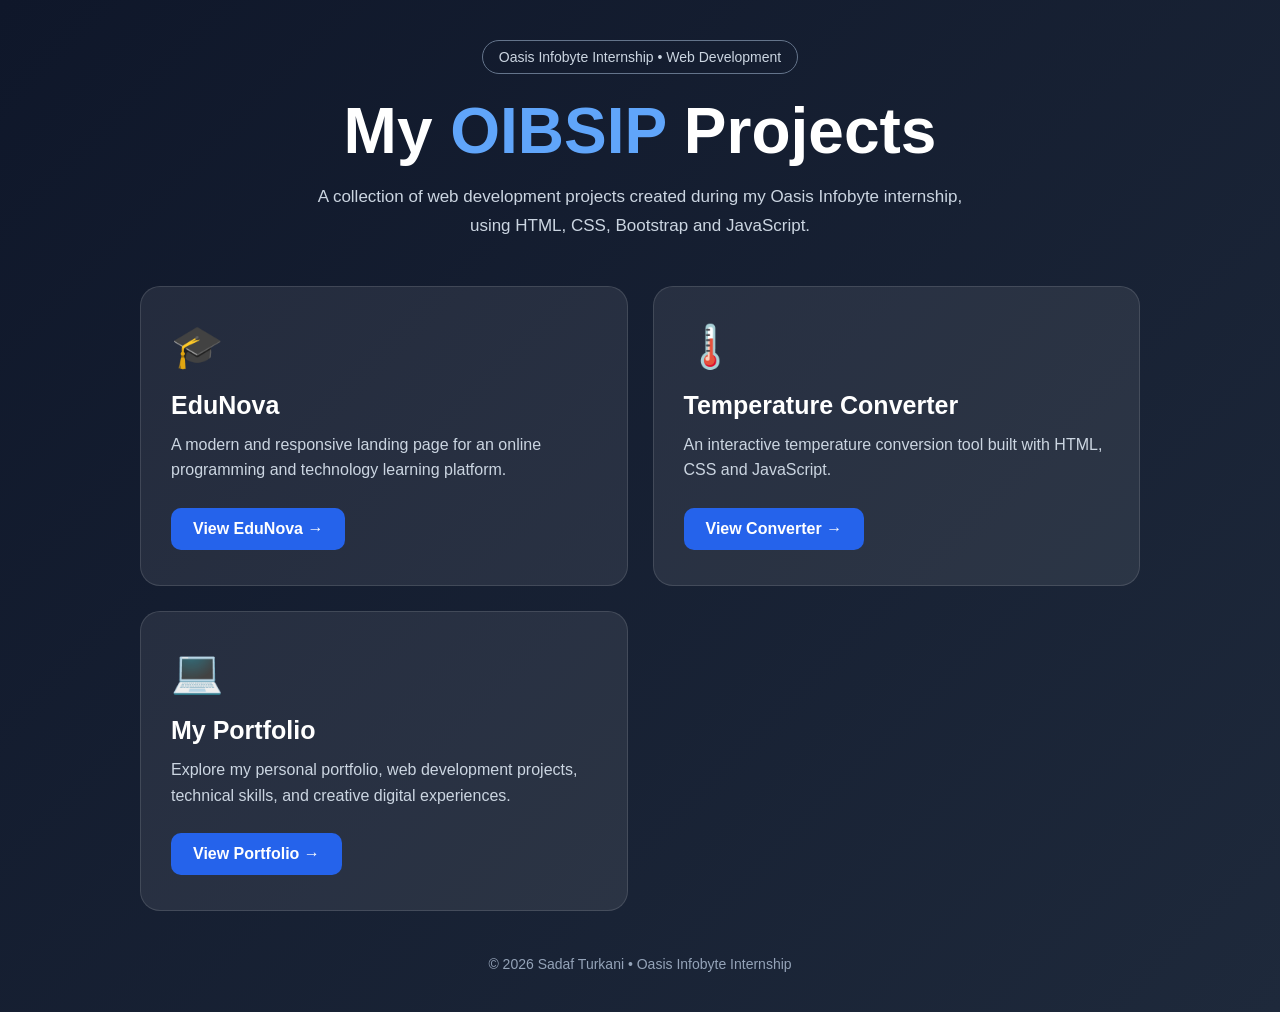
<file: index.html>
<!DOCTYPE html>
<html lang="en">
<head>
  <meta charset="UTF-8">
  <meta name="viewport" content="width=device-width, initial-scale=1.0">

  <title>OIBSIP | Web Development Projects</title>

  <style>
    * {
      margin: 0;
      padding: 0;
      box-sizing: border-box;
    }

    body {
      min-height: 100vh;
      font-family: Arial, sans-serif;
      background: linear-gradient(135deg, #0f172a, #1e293b);
      color: #ffffff;
      display: flex;
      align-items: center;
      justify-content: center;
      padding: 40px 20px;
    }

    .container {
      width: 100%;
      max-width: 1000px;
      text-align: center;
    }

    .badge {
      display: inline-block;
      padding: 8px 16px;
      border: 1px solid #64748b;
      border-radius: 50px;
      color: #cbd5e1;
      font-size: 14px;
      margin-bottom: 20px;
    }

    h1 {
      font-size: clamp(36px, 6vw, 64px);
      margin-bottom: 15px;
    }

    .highlight {
      color: #60a5fa;
    }

    .subtitle {
      max-width: 650px;
      margin: 0 auto 45px;
      color: #cbd5e1;
      line-height: 1.7;
      font-size: 17px;
    }

    .projects {
      display: grid;
      grid-template-columns: repeat(2, 1fr);
      gap: 25px;
    }

    .card {
      background: rgba(255, 255, 255, 0.08);
      border: 1px solid rgba(255, 255, 255, 0.12);
      border-radius: 20px;
      padding: 35px 30px;
      text-align: left;
      transition: transform 0.3s ease, border-color 0.3s ease;
    }

    .card:hover {
      transform: translateY(-8px);
      border-color: #60a5fa;
    }

    .icon {
      font-size: 42px;
      margin-bottom: 20px;
    }

    .card h2 {
      margin-bottom: 12px;
      font-size: 25px;
    }

    .card p {
      color: #cbd5e1;
      line-height: 1.6;
      margin-bottom: 25px;
    }

    .button {
      display: inline-block;
      padding: 12px 22px;
      background: #2563eb;
      color: #ffffff;
      text-decoration: none;
      border-radius: 10px;
      font-weight: bold;
      transition: background 0.3s ease;
    }

    .button:hover {
      background: #1d4ed8;
    }

    footer {
      margin-top: 45px;
      color: #94a3b8;
      font-size: 14px;
    }

    @media (max-width: 700px) {
      .projects {
        grid-template-columns: 1fr;
      }

      .card {
        text-align: center;
      }
    }
  </style>
</head>

<body>

  <main class="container">

    <span class="badge">Oasis Infobyte Internship • Web Development</span>

    <h1>
      My <span class="highlight">OIBSIP</span> Projects
    </h1>

    <p class="subtitle">
      A collection of web development projects created during my
      Oasis Infobyte internship, using HTML, CSS, Bootstrap and JavaScript.
    </p>

    <section class="projects">

      <!-- Project 1 -->
      <article class="card">
        <div class="icon">🎓</div>

        <h2>EduNova</h2>

        <p>
          A modern and responsive landing page for an online programming
          and technology learning platform.
        </p>

        <a
          href="./WebDev-L1-LandingPage/"
          class="button"
          target="_blank"
        >
          View EduNova →
        </a>
      </article>

      <!-- Project 2 -->
      <article class="card">
        <div class="icon">🌡️</div>

        <h2>Temperature Converter</h2>

        <p>
          An interactive temperature conversion tool built with
          HTML, CSS and JavaScript.
        </p>

        <a
          href="./WebDev-L1-TemperatureConverter/"
          class="button"
          target="_blank"
        >
          View Converter →
        </a>
      </article>
              <!-- Project 3: Personal Portfolio -->
        <article class="card">
          <div class="icon">💻</div>

          <h2>My Portfolio</h2>

          <p>
            Explore my personal portfolio, web development projects,
            technical skills, and creative digital experiences.
          </p>

          <a
            href="./sadaf-portfolio/"
            class="button"
            target="_blank"
            rel="noopener noreferrer"
          >
            View Portfolio →
          </a>
        </article>

    </section>

    <footer>
      © 2026 Sadaf Turkani • Oasis Infobyte Internship
    </footer>

  </main>

</body>
</html>
</file>
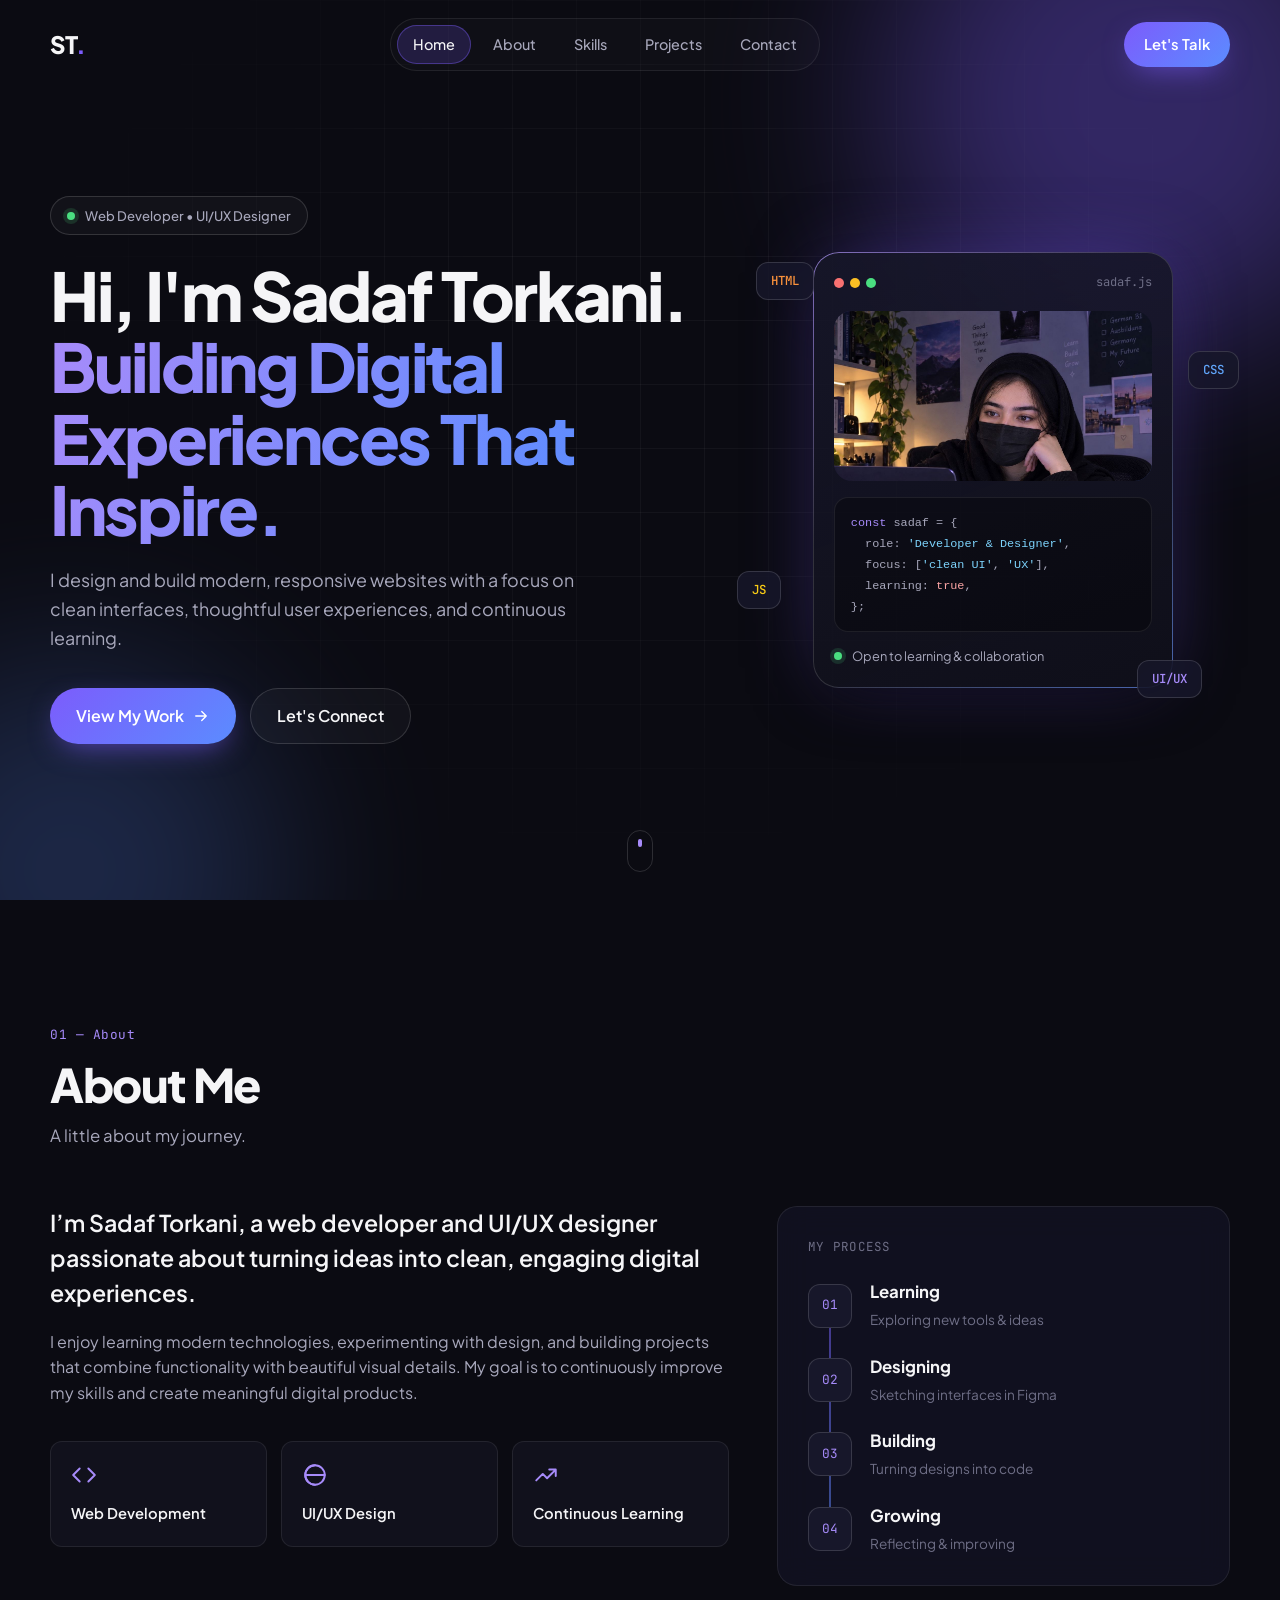
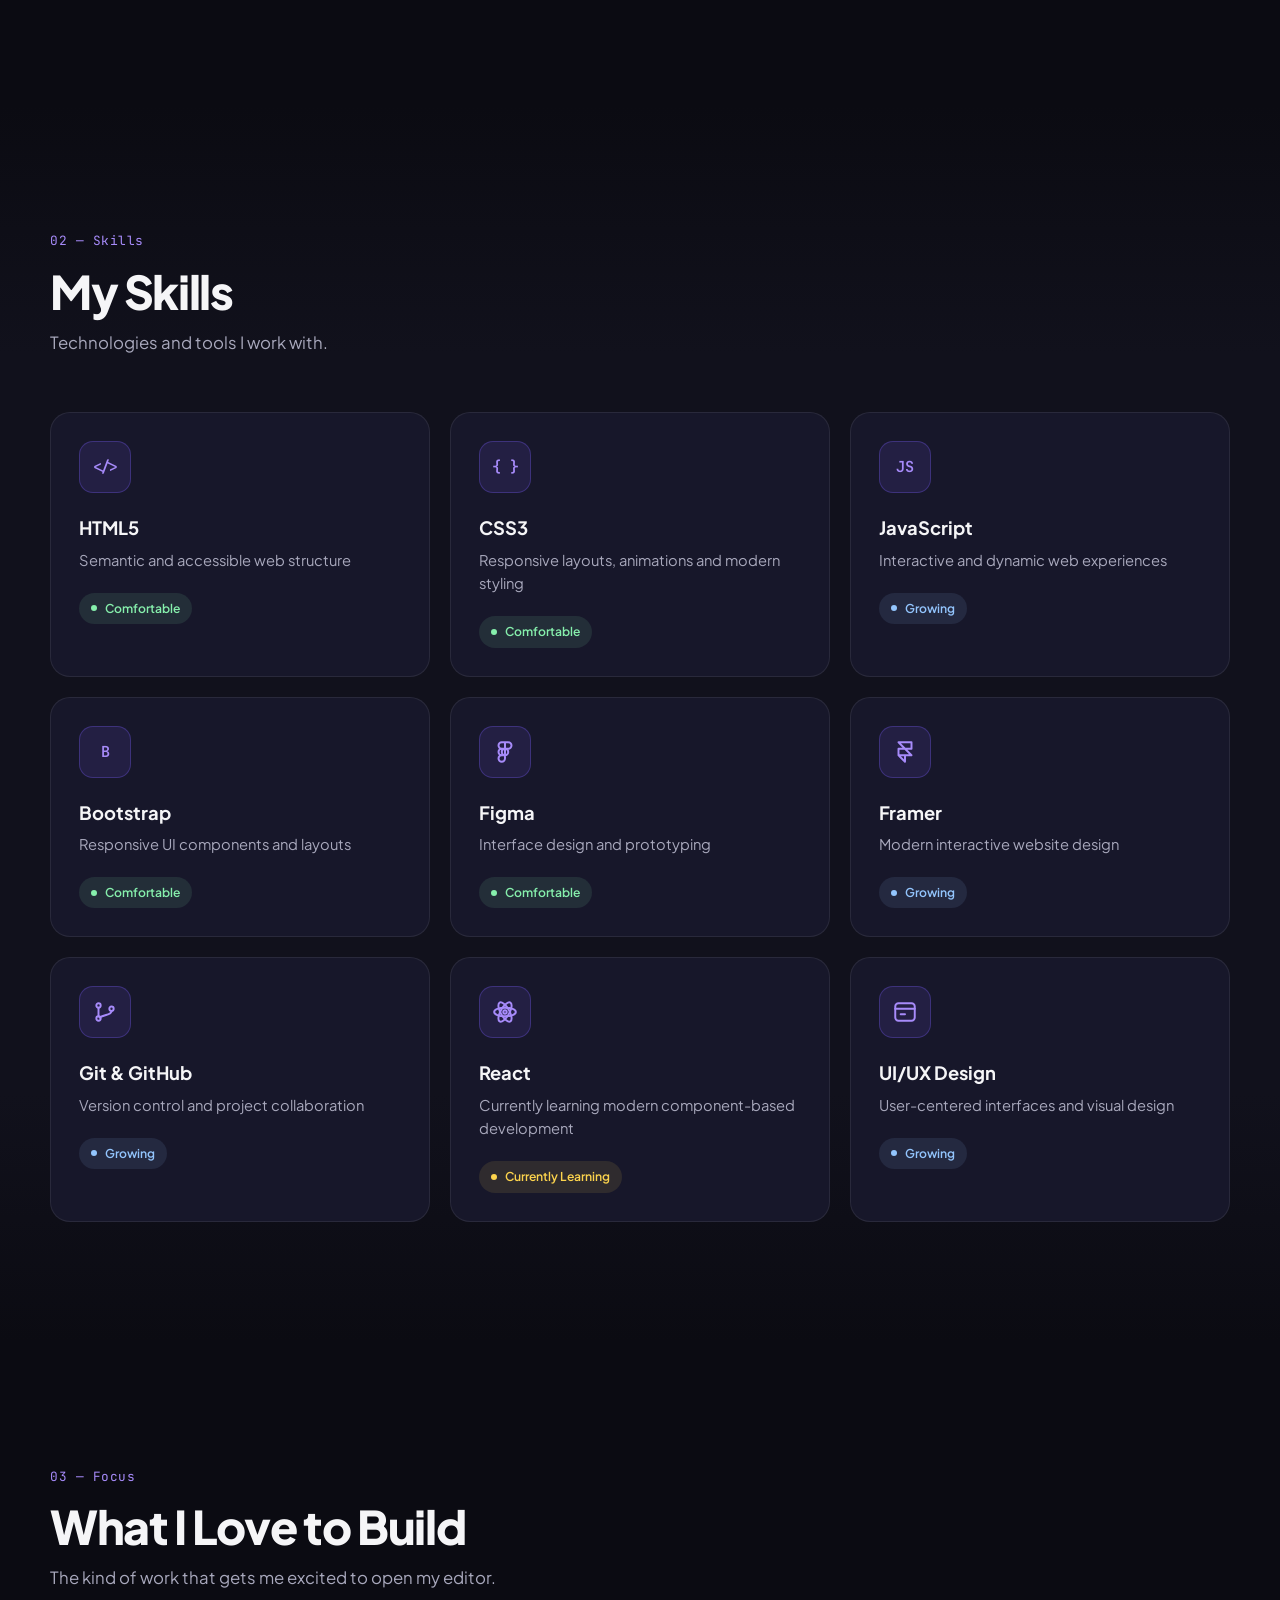
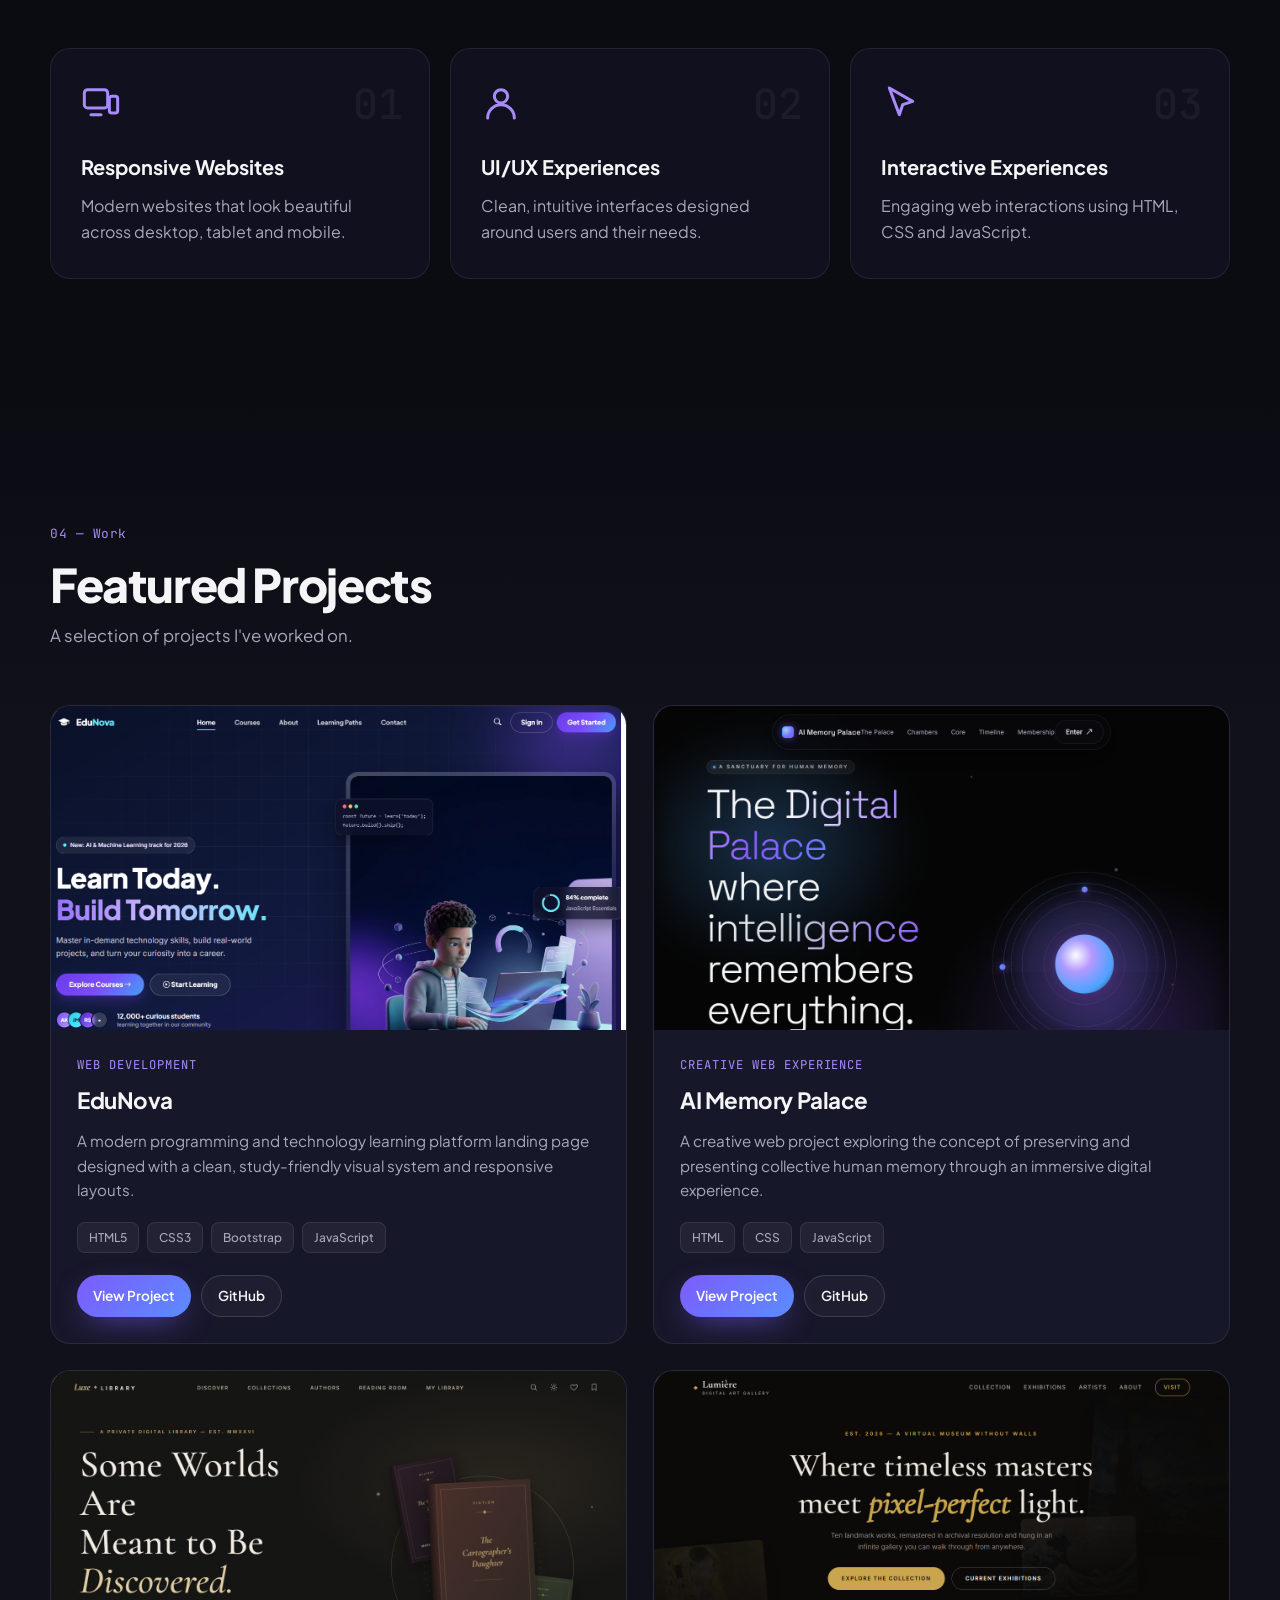
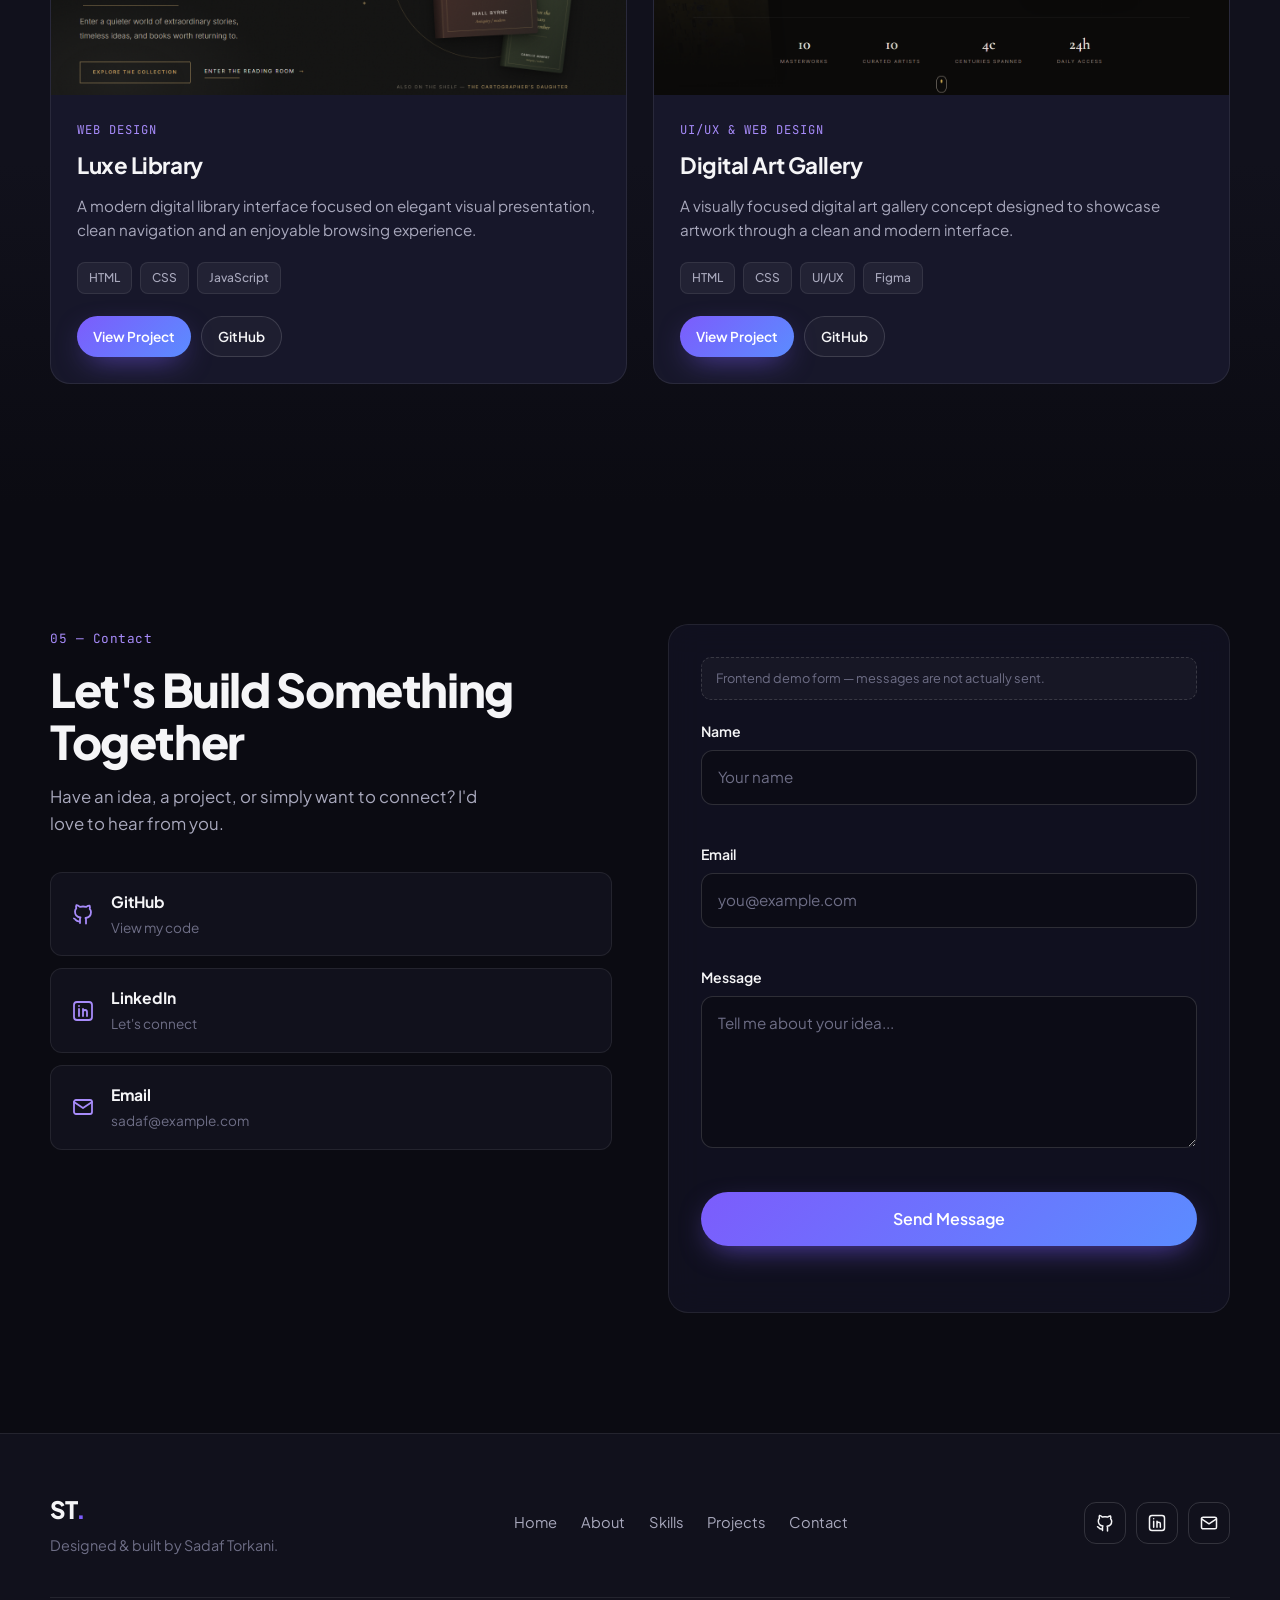
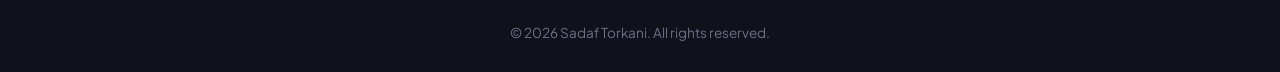
<file: sadaf-portfolio/index.html>
<!doctype html>
<html lang="en">
  <head>
    <meta charset="UTF-8" />
    <meta name="viewport" content="width=device-width, initial-scale=1.0" />
    <title>Sadaf Torkani — Web Developer & UI/UX Designer</title>
    <meta
      name="description"
      content="Portfolio of Sadaf Turkani, a growing web developer and UI/UX designer building modern, responsive digital experiences."
    />
    <link rel="preconnect" href="https://fonts.googleapis.com" />
    <link rel="preconnect" href="https://fonts.gstatic.com" crossorigin />
    <link
      href="https://fonts.googleapis.com/css2?family=Plus+Jakarta+Sans:wght@400;500;600;700;800&family=JetBrains+Mono:wght@400;500&display=swap"
      rel="stylesheet"
    />
    <link rel="stylesheet" href="style.css" />
  </head>
  <body>
    <a class="skip-link" href="#main">Skip to content</a>

    <!-- ============ NAVBAR ============ -->
    <header class="navbar" id="navbar">
      <nav class="nav container" aria-label="Main navigation">
        <a href="#home" class="logo" aria-label="Sadaf Turkani, home"
          >ST<span>.</span></a
        >

        <ul class="nav-links" id="navLinks">
          <li><a href="#home" class="nav-link active">Home</a></li>
          <li><a href="#about" class="nav-link">About</a></li>
          <li><a href="#skills" class="nav-link">Skills</a></li>
          <li><a href="#projects" class="nav-link">Projects</a></li>
          <li><a href="#contact" class="nav-link">Contact</a></li>
          <li class="nav-cta-mobile">
            <a href="#contact" class="btn btn-primary">Let's Talk</a>
          </li>
        </ul>

        <a href="#contact" class="btn btn-primary nav-cta">Let's Talk</a>

        <button
          class="hamburger"
          id="hamburger"
          aria-label="Open menu"
          aria-expanded="false"
          aria-controls="navLinks"
        >
          <span></span><span></span><span></span>
        </button>
      </nav>
    </header>

    <main id="main">
      <!-- ============ HERO ============ -->
      <section class="hero" id="home">
        <div class="hero-bg" aria-hidden="true">
          <div class="orb orb-1"></div>
          <div class="orb orb-2"></div>
          <div class="grid-lines"></div>
        </div>

        <div class="container hero-inner">
          <div class="hero-text">
            <span class="badge load-in" style="--d: 0.05s"
              ><span class="dot"></span>Web Developer • UI/UX Designer</span
            >
            <h1 class="load-in" style="--d: 0.15s">
              Hi, I'm Sadaf Torkani.
              <span class="gradient-text"
                >Building Digital Experiences That Inspire.</span
              >
            </h1>
            <p class="hero-desc load-in" style="--d: 0.3s">
              I design and build modern, responsive websites with a focus on
              clean interfaces, thoughtful user experiences, and continuous
              learning.
            </p>
            <div class="hero-actions load-in" style="--d: 0.45s">
              <a href="#projects" class="btn btn-primary btn-lg"
                >View My Work
                <svg viewBox="0 0 24 24" aria-hidden="true">
                  <path d="M5 12h14M13 6l6 6-6 6" />
                </svg>
              </a>
              <a href="#contact" class="btn btn-ghost btn-lg">Let's Connect</a>
            </div>
          </div>

          <div
            class="hero-visual load-in"
            style="--d: 0.35s"
            aria-hidden="true"
          >
            <div class="profile-card" id="profileCard">
              <div class="pc-top">
                <span class="pc-dots"><i></i><i></i><i></i></span>
                <span class="pc-file">sadaf.js</span>
              </div>
              <div class="pc-avatar">
                <div class="pc-glow"></div>
                <span><img src="./assets/sadaf-torkani.jpg" alt=""></span>
              </div>
              <pre class="pc-code"><code><span class="k">const</span> sadaf = {
  role: <span class="s">'Developer &amp; Designer'</span>,
  focus: [<span class="s">'clean UI'</span>, <span class="s">'UX'</span>],
  learning: <span class="b">true</span>,
};</code></pre>
              <div class="pc-status">
                <span class="dot"></span>Open to learning & collaboration
              </div>
            </div>
            <span class="chip chip-1">HTML</span>
            <span class="chip chip-2">CSS</span>
            <span class="chip chip-3">JS</span>
            <span class="chip chip-4">UI/UX</span>
          </div>
        </div>

        <a
          href="#about"
          class="scroll-hint"
          aria-label="Scroll to About section"
          ><span></span
        ></a>
      </section>

      <!-- ============ ABOUT ============ -->
      <section class="section" id="about">
        <div class="container">
          <header class="section-head reveal">
            <span class="eyebrow">01 — About</span>
            <h2>About Me</h2>
            <p>A little about my journey.</p>
          </header>

          <div class="about-grid">
            <div class="about-text reveal">
              <p class="lead">
                I’m Sadaf Torkani, a web developer and UI/UX designer passionate
                about turning ideas into clean, engaging digital experiences.
              </p>
              <p>
                I enjoy learning modern technologies, experimenting with design,
                and building projects that combine functionality with beautiful
                visual details. My goal is to continuously improve my skills and
                create meaningful digital products.
              </p>

              <div class="mini-cards">
                <div class="mini-card">
                  <svg viewBox="0 0 24 24" aria-hidden="true">
                    <path d="M8 6l-6 6 6 6M16 6l6 6-6 6" />
                  </svg>
                  <span>Web Development</span>
                </div>
                <div class="mini-card">
                  <svg viewBox="0 0 24 24" aria-hidden="true">
                    <circle cx="12" cy="12" r="9" />
                    <path d="M12 3a9 9 0 000 18M3 12h18" />
                  </svg>
                  <span>UI/UX Design</span>
                </div>
                <div class="mini-card">
                  <svg viewBox="0 0 24 24" aria-hidden="true">
                    <path d="M3 17l6-6 4 4 8-8M15 7h6v6" />
                  </svg>
                  <span>Continuous Learning</span>
                </div>
              </div>
            </div>

            <div class="journey-card glass reveal" style="--d: 0.15s">
              <p class="journey-label">My process</p>
              <ol class="journey">
                <li>
                  <span class="j-num">01</span>
                  <div>
                    <strong>Learning</strong
                    ><small>Exploring new tools &amp; ideas</small>
                  </div>
                </li>
                <li>
                  <span class="j-num">02</span>
                  <div>
                    <strong>Designing</strong
                    ><small>Sketching interfaces in Figma</small>
                  </div>
                </li>
                <li>
                  <span class="j-num">03</span>
                  <div>
                    <strong>Building</strong
                    ><small>Turning designs into code</small>
                  </div>
                </li>
                <li>
                  <span class="j-num">04</span>
                  <div>
                    <strong>Growing</strong
                    ><small>Reflecting &amp; improving</small>
                  </div>
                </li>
              </ol>
            </div>
          </div>
        </div>
      </section>

      <!-- ============ SKILLS ============ -->
      <section class="section section-alt" id="skills">
        <div class="container">
          <header class="section-head reveal">
            <span class="eyebrow">02 — Skills</span>
            <h2>My Skills</h2>
            <p>Technologies and tools I work with.</p>
          </header>

          <div class="skills-grid">
            <article class="skill-card reveal">
              <div class="skill-icon">&lt;/&gt;</div>
              <h3>HTML5</h3>
              <p>Semantic and accessible web structure</p>
              <span class="level level-good">Comfortable</span>
            </article>
            <article class="skill-card reveal">
              <div class="skill-icon">{ }</div>
              <h3>CSS3</h3>
              <p>Responsive layouts, animations and modern styling</p>
              <span class="level level-good">Comfortable</span>
            </article>
            <article class="skill-card reveal">
              <div class="skill-icon">JS</div>
              <h3>JavaScript</h3>
              <p>Interactive and dynamic web experiences</p>
              <span class="level level-grow">Growing</span>
            </article>
            <article class="skill-card reveal">
              <div class="skill-icon">B</div>
              <h3>Bootstrap</h3>
              <p>Responsive UI components and layouts</p>
              <span class="level level-good">Comfortable</span>
            </article>
            <article class="skill-card reveal">
              <div class="skill-icon">
                <svg viewBox="0 0 24 24" aria-hidden="true">
                  <path
                    d="M9 3h3v6H9a3 3 0 010-6zM12 3h3a3 3 0 010 6h-3zM9 9h3v6H9a3 3 0 010-6zM15 12a3 3 0 11-3-3 3 3 0 013 3zM9 15h3v3a3 3 0 11-3-3z"
                  />
                </svg>
              </div>
              <h3>Figma</h3>
              <p>Interface design and prototyping</p>
              <span class="level level-good">Comfortable</span>
            </article>
            <article class="skill-card reveal">
              <div class="skill-icon">
                <svg viewBox="0 0 24 24" aria-hidden="true">
                  <path d="M6 3h12v6H12zM6 9h6l6 6H6zM6 15h6v6z" />
                </svg>
              </div>
              <h3>Framer</h3>
              <p>Modern interactive website design</p>
              <span class="level level-grow">Growing</span>
            </article>
            <article class="skill-card reveal">
              <div class="skill-icon">
                <svg viewBox="0 0 24 24" aria-hidden="true">
                  <circle cx="6" cy="6" r="2" />
                  <circle cx="6" cy="18" r="2" />
                  <circle cx="18" cy="9" r="2" />
                  <path d="M6 8v8M18 11c0 4-6 3-11 6" />
                </svg>
              </div>
              <h3>Git &amp; GitHub</h3>
              <p>Version control and project collaboration</p>
              <span class="level level-grow">Growing</span>
            </article>
            <article class="skill-card reveal">
              <div class="skill-icon">
                <svg viewBox="0 0 24 24" aria-hidden="true">
                  <circle cx="12" cy="12" r="1.6" />
                  <ellipse cx="12" cy="12" rx="10" ry="4" />
                  <ellipse
                    cx="12"
                    cy="12"
                    rx="10"
                    ry="4"
                    transform="rotate(60 12 12)"
                  />
                  <ellipse
                    cx="12"
                    cy="12"
                    rx="10"
                    ry="4"
                    transform="rotate(120 12 12)"
                  />
                </svg>
              </div>
              <h3>React</h3>
              <p>Currently learning modern component-based development</p>
              <span class="level level-learn">Currently Learning</span>
            </article>
            <article class="skill-card reveal">
              <div class="skill-icon">
                <svg viewBox="0 0 24 24" aria-hidden="true">
                  <rect x="3" y="4" width="18" height="16" rx="3" />
                  <path d="M3 9h18M8 14h4" />
                </svg>
              </div>
              <h3>UI/UX Design</h3>
              <p>User-centered interfaces and visual design</p>
              <span class="level level-grow">Growing</span>
            </article>
          </div>
        </div>
      </section>

      <!-- ============ WHAT I DO ============ -->
      <section class="section" id="services">
        <div class="container">
          <header class="section-head reveal">
            <span class="eyebrow">03 — Focus</span>
            <h2>What I Love to Build</h2>
            <p>The kind of work that gets me excited to open my editor.</p>
          </header>

          <div class="build-grid">
            <article class="build-card glass reveal">
              <span class="build-num">01</span>
              <svg class="build-icon" viewBox="0 0 24 24" aria-hidden="true">
                <rect x="2" y="4" width="14" height="11" rx="2" />
                <rect x="17" y="8" width="5" height="10" rx="1.5" />
                <path d="M6 19h6" />
              </svg>
              <h3>Responsive Websites</h3>
              <p>
                Modern websites that look beautiful across desktop, tablet and
                mobile.
              </p>
            </article>
            <article class="build-card glass reveal" style="--d: 0.1s">
              <span class="build-num">02</span>
              <svg class="build-icon" viewBox="0 0 24 24" aria-hidden="true">
                <circle cx="12" cy="8" r="4" />
                <path d="M4 21a8 8 0 0116 0" />
              </svg>
              <h3>UI/UX Experiences</h3>
              <p>
                Clean, intuitive interfaces designed around users and their
                needs.
              </p>
            </article>
            <article class="build-card glass reveal" style="--d: 0.2s">
              <span class="build-num">03</span>
              <svg class="build-icon" viewBox="0 0 24 24" aria-hidden="true">
                <path d="M5 3l14 8-6 2-2 6z" />
              </svg>
              <h3>Interactive Experiences</h3>
              <p>Engaging web interactions using HTML, CSS and JavaScript.</p>
            </article>
          </div>
        </div>
      </section>

      <!-- ============ PROJECTS ============ -->
      <section class="section section-alt" id="projects">
        <div class="container">
          <header class="section-head reveal">
            <span class="eyebrow">04 — Work</span>
            <h2>Featured Projects</h2>
            <p>A selection of projects I've worked on.</p>
          </header>

          <!-- Cards are rendered from the projects array in script.js -->
          <div class="projects-grid" id="projectsGrid"></div>
        </div>
      </section>

      <!-- ============ CONTACT ============ -->
      <section class="section" id="contact">
        <div class="container contact-grid">
          <div class="contact-info reveal">
            <span class="eyebrow">05 — Contact</span>
            <h2>Let's Build Something Together</h2>
            <p>
              Have an idea, a project, or simply want to connect? I'd love to
              hear from you.
            </p>

            <div class="social-cards">
              <a
                href="https://github.com/"
                target="_blank"
                rel="noopener"
                class="social-card"
              >
                <svg viewBox="0 0 24 24" aria-hidden="true">
                  <path
                    d="M9 19c-4 1.5-4-2-6-2.5m12 5v-3.5c0-1 .1-1.4-.5-2 2.8-.3 5.5-1.4 5.5-6a4.6 4.6 0 00-1.3-3.2 4.2 4.2 0 00-.1-3.2s-1.1-.3-3.5 1.3a12 12 0 00-6.2 0C6.5 2.8 5.4 3.1 5.4 3.1a4.2 4.2 0 00-.1 3.2A4.6 4.6 0 004 9.5c0 4.6 2.7 5.7 5.5 6-.6.6-.6 1.2-.5 2V21"
                  />
                </svg>
                <div><strong>GitHub</strong><small>View my code</small></div>
              </a>
              <a
                href="https://www.linkedin.com/"
                target="_blank"
                rel="noopener"
                class="social-card"
              >
                <svg viewBox="0 0 24 24" aria-hidden="true">
                  <rect x="3" y="3" width="18" height="18" rx="3" />
                  <path d="M8 10v7M8 7v.01M12 17v-4a2 2 0 014 0v4M12 10v7" />
                </svg>
                <div><strong>LinkedIn</strong><small>Let's connect</small></div>
              </a>
              <a href="mailto:sadaf@example.com" class="social-card">
                <svg viewBox="0 0 24 24" aria-hidden="true">
                  <rect x="3" y="5" width="18" height="14" rx="2" />
                  <path d="M3 7l9 6 9-6" />
                </svg>
                <div>
                  <strong>Email</strong><small>sadaf@example.com</small>
                </div>
              </a>
            </div>
          </div>

          <form
            class="contact-form glass reveal"
            id="contactForm"
            novalidate
            style="--d: 0.1s"
          >
            <p class="demo-note">
              Frontend demo form — messages are not actually sent.
            </p>
            <div class="field">
              <label for="name">Name</label>
              <input
                type="text"
                id="name"
                name="name"
                placeholder="Your name"
                autocomplete="name"
              />
              <small class="error" id="nameError" aria-live="polite"></small>
            </div>
            <div class="field">
              <label for="email">Email</label>
              <input
                type="email"
                id="email"
                name="email"
                placeholder="you@example.com"
                autocomplete="email"
              />
              <small class="error" id="emailError" aria-live="polite"></small>
            </div>
            <div class="field">
              <label for="message">Message</label>
              <textarea
                id="message"
                name="message"
                rows="5"
                placeholder="Tell me about your idea..."
              ></textarea>
              <small class="error" id="messageError" aria-live="polite"></small>
            </div>
            <button type="submit" class="btn btn-primary btn-lg btn-block">
              Send Message
            </button>
            <div
              class="form-success"
              id="formSuccess"
              role="status"
              aria-live="polite"
            ></div>
          </form>
        </div>
      </section>
    </main>

    <!-- ============ FOOTER ============ -->
    <footer class="footer">
      <div class="container footer-inner">
        <div class="footer-brand">
          <a href="#home" class="logo">ST<span>.</span></a>
          <p>Designed &amp; built by Sadaf Torkani.</p>
        </div>
        <nav class="footer-nav" aria-label="Footer navigation">
          <a href="#home">Home</a>
          <a href="#about">About</a>
          <a href="#skills">Skills</a>
          <a href="#projects">Projects</a>
          <a href="#contact">Contact</a>
        </nav>
        <div class="footer-social">
          <a
            href="https://github.com/sadafturkani-wq"
            target="_blank"
            rel="noopener"
            aria-label="GitHub"
          >
            <svg viewBox="0 0 24 24" aria-hidden="true">
              <path
                d="M9 19c-4 1.5-4-2-6-2.5m12 5v-3.5c0-1 .1-1.4-.5-2 2.8-.3 5.5-1.4 5.5-6a4.6 4.6 0 00-1.3-3.2 4.2 4.2 0 00-.1-3.2s-1.1-.3-3.5 1.3a12 12 0 00-6.2 0C6.5 2.8 5.4 3.1 5.4 3.1a4.2 4.2 0 00-.1 3.2A4.6 4.6 0 004 9.5c0 4.6 2.7 5.7 5.5 6-.6.6-.6 1.2-.5 2V21"
              />
            </svg>
          </a>
          <a
            href="https://www.linkedin.com/in/sadaf-torkani-3306b0393/"
            target="_blank"
            rel="noopener"
            aria-label="LinkedIn"
          >
            <svg viewBox="0 0 24 24" aria-hidden="true">
              <rect x="3" y="3" width="18" height="18" rx="3" />
              <path d="M8 10v7M8 7v.01M12 17v-4a2 2 0 014 0v4M12 10v7" />
            </svg>
          </a>
          <a href="mailto:sadafturkani@gmail.com" aria-label="Email">
            <svg viewBox="0 0 24 24" aria-hidden="true">
              <rect x="3" y="5" width="18" height="14" rx="2" />
              <path d="M3 7l9 6 9-6" />
            </svg>
          </a>
        </div>
      </div>
      <p class="copyright container">
        © 2026 Sadaf Torkani. All rights reserved.
      </p>
    </footer>

    <!-- ============ PROJECT MODAL ============ -->
    <div class="modal" id="projectModal" aria-hidden="true">
      <div class="modal-backdrop" data-close></div>
      <div
        class="modal-dialog"
        role="dialog"
        aria-modal="true"
        aria-labelledby="modalTitle"
      >
        <button
          class="modal-close"
          data-close
          aria-label="Close project details"
        >
          <svg viewBox="0 0 24 24" aria-hidden="true">
            <path d="M6 6l12 12M18 6L6 18" />
          </svg>
        </button>
        <div class="modal-visual" id="modalVisual"></div>
        <div class="modal-body">
          <span class="project-cat" id="modalCat"></span>
          <h3 id="modalTitle"></h3>
          <p id="modalDesc"></p>
          <div class="tags" id="modalTags"></div>
          <div class="modal-actions">
            <a
              href="#"
              class="btn btn-primary"
              id="modalDemo"
              target="_blank"
              rel="noopener"
              >Live Demo</a
            >
            <a
              href="https://github.com/sadafturkani-wq"
              class="btn btn-ghost"
              id="modalGit"
              target="_blank"
              rel="noopener"
              >GitHub</a
            >
          </div>
        </div>
      </div>
    </div>

    <button class="back-to-top" id="backToTop" aria-label="Back to top">
      <svg viewBox="0 0 24 24" aria-hidden="true">
        <path d="M12 19V5M6 11l6-6 6 6" />
      </svg>
    </button>

    <script src="script.js"></script>
  </body>
</html>
</file>
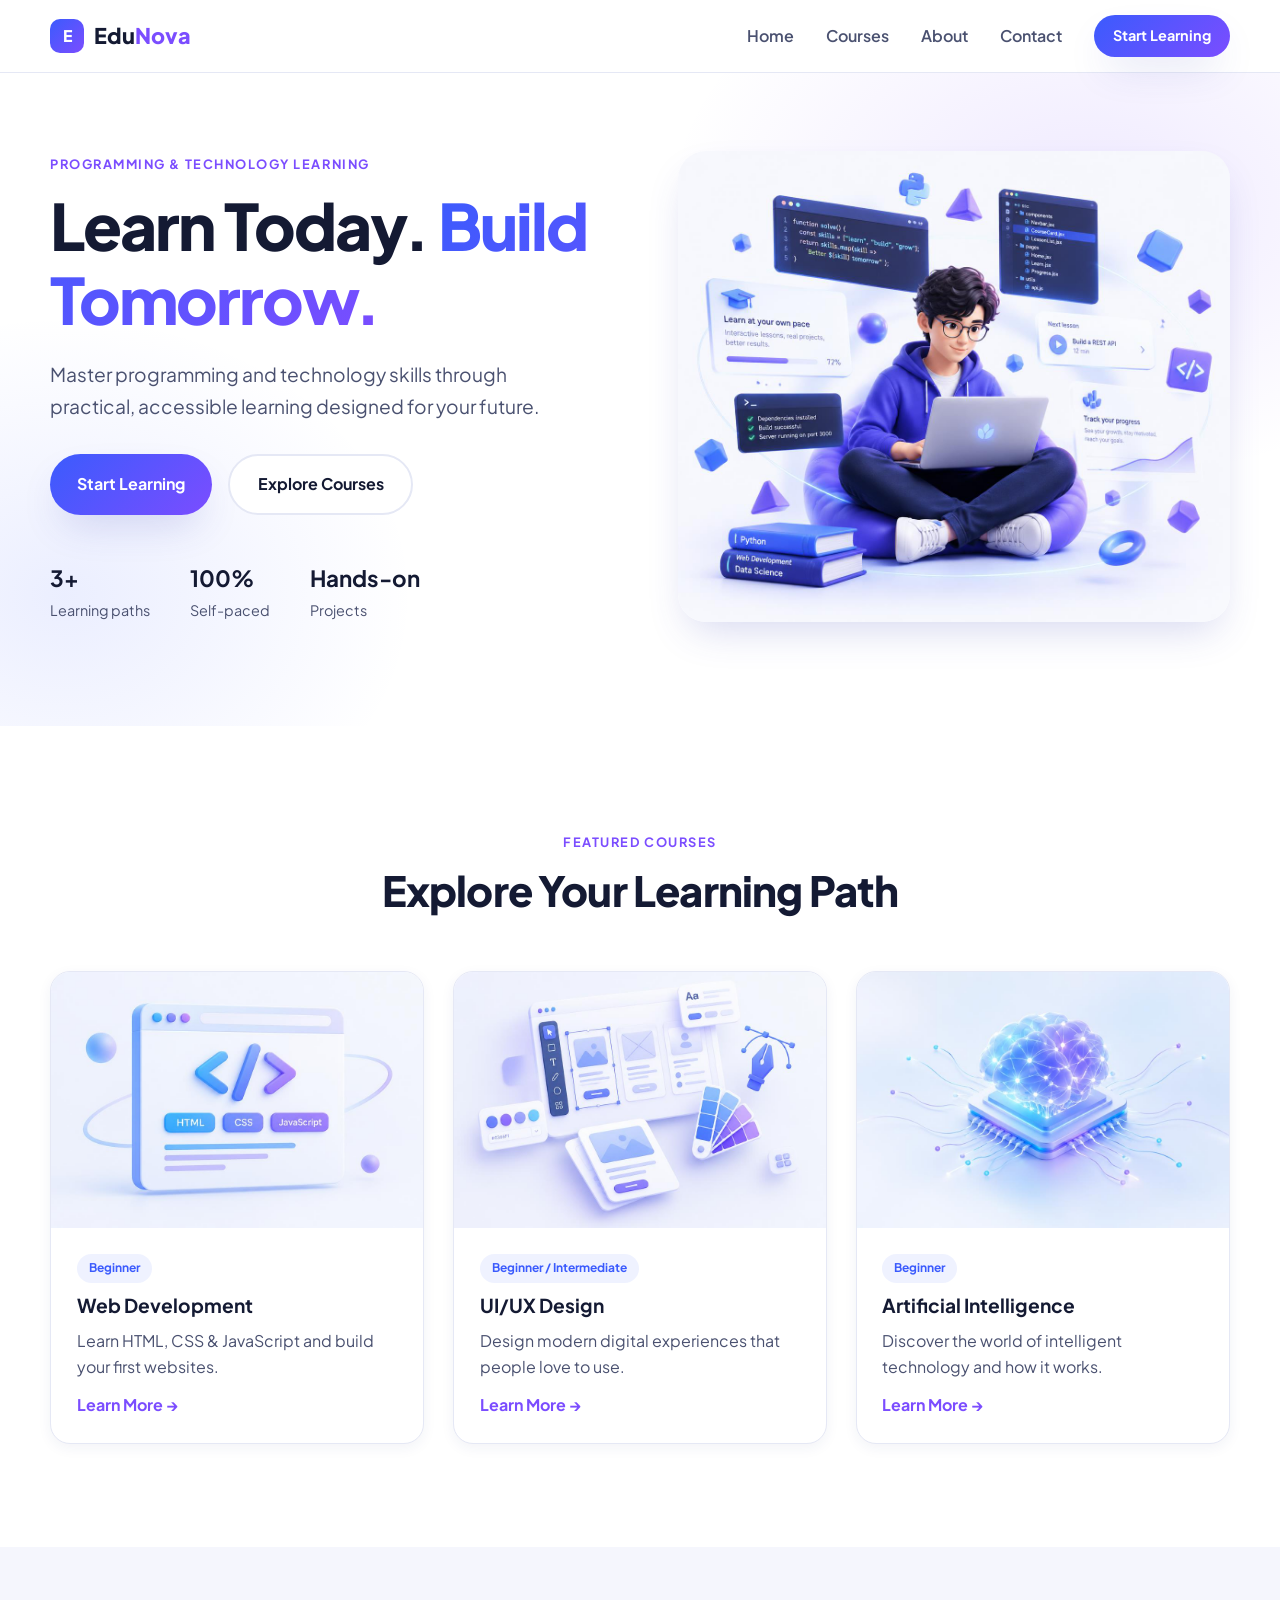
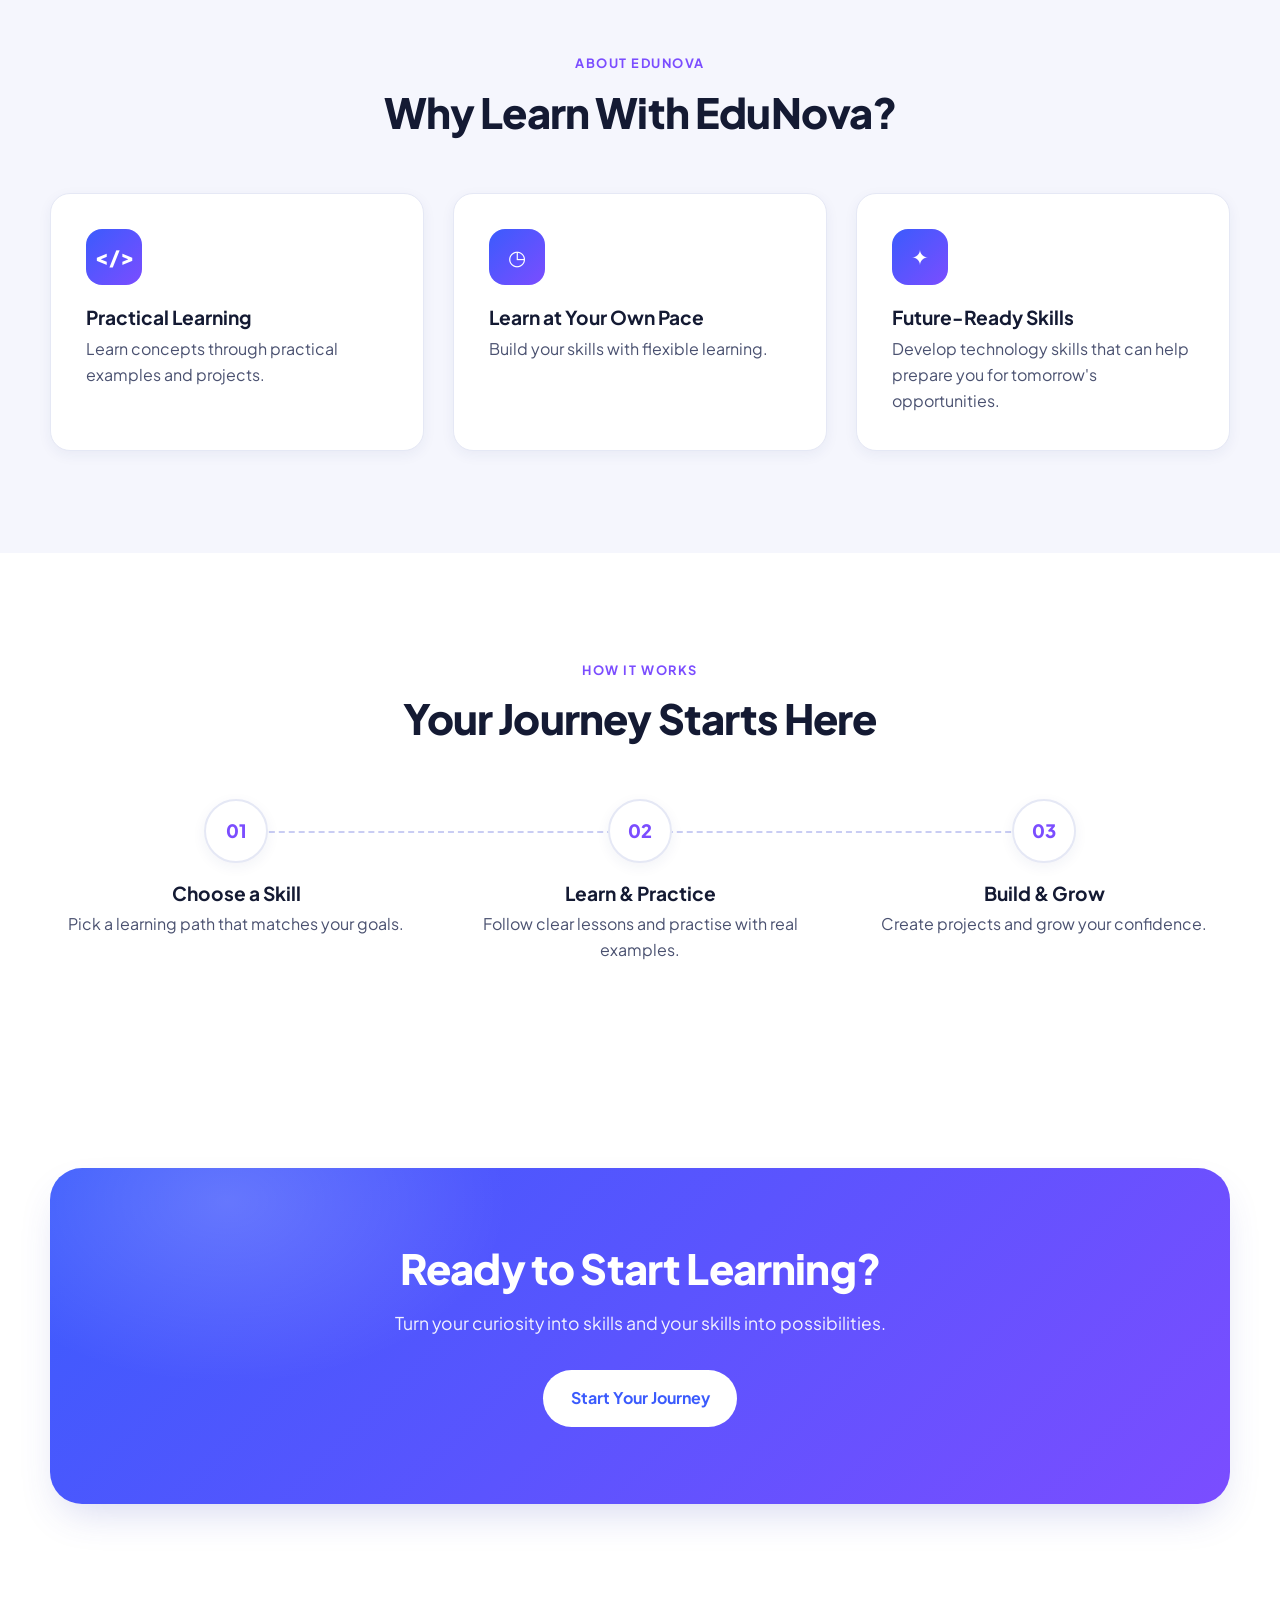
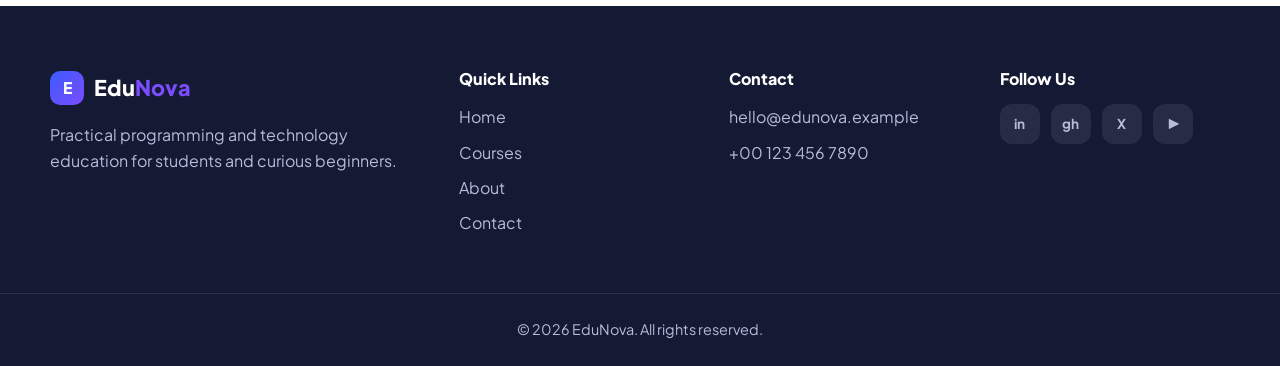
<file: WebDev-L1-LandingPage/index.html>
<!doctype html>
<html lang="en">
  <head>
    <meta charset="UTF-8" />
    <meta name="viewport" content="width=device-width, initial-scale=1.0" />
    <title>EduNova — Learn Today. Build Tomorrow.</title>
    <meta
      name="description"
      content="EduNova is an online learning platform for programming and technology skills."
    />
    <!-- Google Font: Plus Jakarta Sans -->
    <link rel="preconnect" href="https://fonts.googleapis.com" />
    <link rel="preconnect" href="https://fonts.gstatic.com" crossorigin />
    <link
      href="https://fonts.googleapis.com/css2?family=Plus+Jakarta+Sans:wght@400;500;600;700;800&display=swap"
      rel="stylesheet"
    />
    <link rel="stylesheet" href="style.css" />
  </head>
  <body>
    <!-- ===================== 1. STICKY NAVIGATION ===================== -->
    <header class="navbar">
      <nav class="container nav-inner" aria-label="Main navigation">
        <a href="#home" class="logo" aria-label="EduNova home">
          <span class="logo-mark">E</span>Edu<span class="logo-accent"
            >Nova</span
          >
        </a>

        <!-- Checkbox toggles the mobile menu without JavaScript -->
        <input
          type="checkbox"
          id="nav-toggle"
          class="nav-toggle"
          aria-label="Toggle menu"
        />
        <label for="nav-toggle" class="nav-toggle-label" aria-hidden="true"
          ><span></span
        ></label>

        <ul class="nav-links">
          <li><a href="#home">Home</a></li>
          <li><a href="#courses">Courses</a></li>
          <li><a href="#about">About</a></li>
          <li><a href="#contact">Contact</a></li>
          <li>
            <a href="#cta" class="btn btn-primary btn-sm">Start Learning</a>
          </li>
        </ul>
      </nav>
    </header>

    <main>
      <!-- ===================== 2. HERO ===================== -->
      <section id="home" class="hero">
        <div class="container hero-grid">
          <div class="hero-text">
            <span class="eyebrow">Programming &amp; Technology Learning</span>
            <h1>
              Learn Today. <span class="gradient-text">Build Tomorrow.</span>
            </h1>
            <p class="lead">
              Master programming and technology skills through practical,
              accessible learning designed for your future.
            </p>
            <div class="hero-actions">
              <a href="#cta" class="btn btn-primary">Start Learning</a>
              <a href="#courses" class="btn btn-outline">Explore Courses</a>
            </div>
            <ul class="hero-stats">
              <li><strong>3+</strong><span>Learning paths</span></li>
              <li><strong>100%</strong><span>Self-paced</span></li>
              <li><strong>Hands-on</strong><span>Projects</span></li>
            </ul>
          </div>
          <div class="hero-visual">
            <img
              src="images/hero.jpg"
              alt="Student learning to code on a laptop surrounded by code windows and lesson cards"
              width="1200"
              height="1024"
            />
          </div>
        </div>
      </section>

      <!-- ===================== 3. FEATURED COURSES ===================== -->
      <section id="courses" class="section">
        <div class="container">
          <div class="section-head">
            <span class="eyebrow">Featured Courses</span>
            <h2>Explore Your Learning Path</h2>
          </div>
          <div class="course-grid">
            <article class="card course-card">
              <img
                src="images/web.jpg"
                alt="Browser window showing HTML, CSS and JavaScript"
                loading="lazy"
              />
              <div class="course-body">
                <span class="badge">Beginner</span>
                <h3>Web Development</h3>
                <p>
                  Learn HTML, CSS &amp; JavaScript and build your first
                  websites.
                </p>
                <a href="#cta" class="link-arrow"
                  >Learn More <span aria-hidden="true">→</span></a
                >
              </div>
            </article>
            <article class="card course-card">
              <img
                src="images/uiux.jpg"
                alt="Design tools, wireframes and color swatches"
                loading="lazy"
              />
              <div class="course-body">
                <span class="badge">Beginner / Intermediate</span>
                <h3>UI/UX Design</h3>
                <p>
                  Design modern digital experiences that people love to use.
                </p>
                <a href="#cta" class="link-arrow"
                  >Learn More <span aria-hidden="true">→</span></a
                >
              </div>
            </article>
            <article class="card course-card">
              <img
                src="images/ai.jpg"
                alt="Glowing AI brain on a computer chip"
                loading="lazy"
              />
              <div class="course-body">
                <span class="badge">Beginner</span>
                <h3>Artificial Intelligence</h3>
                <p>
                  Discover the world of intelligent technology and how it works.
                </p>
                <a href="#cta" class="link-arrow"
                  >Learn More <span aria-hidden="true">→</span></a
                >
              </div>
            </article>
          </div>
        </div>
      </section>

      <!-- ===================== 4. WHY EDUNOVA ===================== -->
      <section id="about" class="section section-tint">
        <div class="container">
          <div class="section-head">
            <span class="eyebrow">About EduNova</span>
            <h2>Why Learn With EduNova?</h2>
          </div>
          <div class="benefit-grid">
            <div class="card benefit">
              <div class="icon" aria-hidden="true">&lt;/&gt;</div>
              <h3>Practical Learning</h3>
              <p>Learn concepts through practical examples and projects.</p>
            </div>
            <div class="card benefit">
              <div class="icon" aria-hidden="true">◷</div>
              <h3>Learn at Your Own Pace</h3>
              <p>Build your skills with flexible learning.</p>
            </div>
            <div class="card benefit">
              <div class="icon" aria-hidden="true">✦</div>
              <h3>Future-Ready Skills</h3>
              <p>
                Develop technology skills that can help prepare you for
                tomorrow's opportunities.
              </p>
            </div>
          </div>
        </div>
      </section>

      <!-- ===================== 5. LEARNING JOURNEY ===================== -->
      <section class="section">
        <div class="container">
          <div class="section-head">
            <span class="eyebrow">How It Works</span>
            <h2>Your Journey Starts Here</h2>
          </div>
          <ol class="journey">
            <li class="step">
              <span class="step-num">01</span>
              <h3>Choose a Skill</h3>
              <p>Pick a learning path that matches your goals.</p>
            </li>
            <li class="step">
              <span class="step-num">02</span>
              <h3>Learn &amp; Practice</h3>
              <p>Follow clear lessons and practise with real examples.</p>
            </li>
            <li class="step">
              <span class="step-num">03</span>
              <h3>Build &amp; Grow</h3>
              <p>Create projects and grow your confidence.</p>
            </li>
          </ol>
        </div>
      </section>

      <!-- ===================== 6. CALL TO ACTION ===================== -->
      <section id="cta" class="section">
        <div class="container">
          <div class="cta-box">
            <h2>Ready to Start Learning?</h2>
            <p>
              Turn your curiosity into skills and your skills into
              possibilities.
            </p>
            <a href="#home" class="btn btn-light">Start Your Journey</a>
          </div>
        </div>
      </section>
    </main>

    <!-- ===================== 7. FOOTER ===================== -->
    <footer id="contact" class="footer">
      <div class="container footer-grid">
        <div>
          <a href="#home" class="logo"
            ><span class="logo-mark">E</span>Edu<span class="logo-accent"
              >Nova</span
            ></a
          >
          <p class="footer-text">
            Practical programming and technology education for students and
            curious beginners.
          </p>
        </div>
        <div>
          <h4>Quick Links</h4>
          <ul>
            <li><a href="#home">Home</a></li>
            <li><a href="#courses">Courses</a></li>
            <li><a href="#about">About</a></li>
            <li><a href="#contact">Contact</a></li>
          </ul>
        </div>
        <div>
          <h4>Contact</h4>
          <ul>
            <li>
              <a href="mailto:hello@edunova.example">hello@edunova.example</a>
            </li>
            <li>+00 123 456 7890</li>
          </ul>
        </div>
        <div>
          <h4>Follow Us</h4>
          <div class="socials">
            <a href="#contact" aria-label="LinkedIn">in</a>
            <a href="#contact" aria-label="GitHub">gh</a>
            <a href="#contact" aria-label="X">X</a>
            <a href="#contact" aria-label="YouTube">▶</a>
          </div>
        </div>
      </div>
      <p class="copyright">© 2026 EduNova. All rights reserved.</p>
    </footer>
  </body>
</html>
</file>
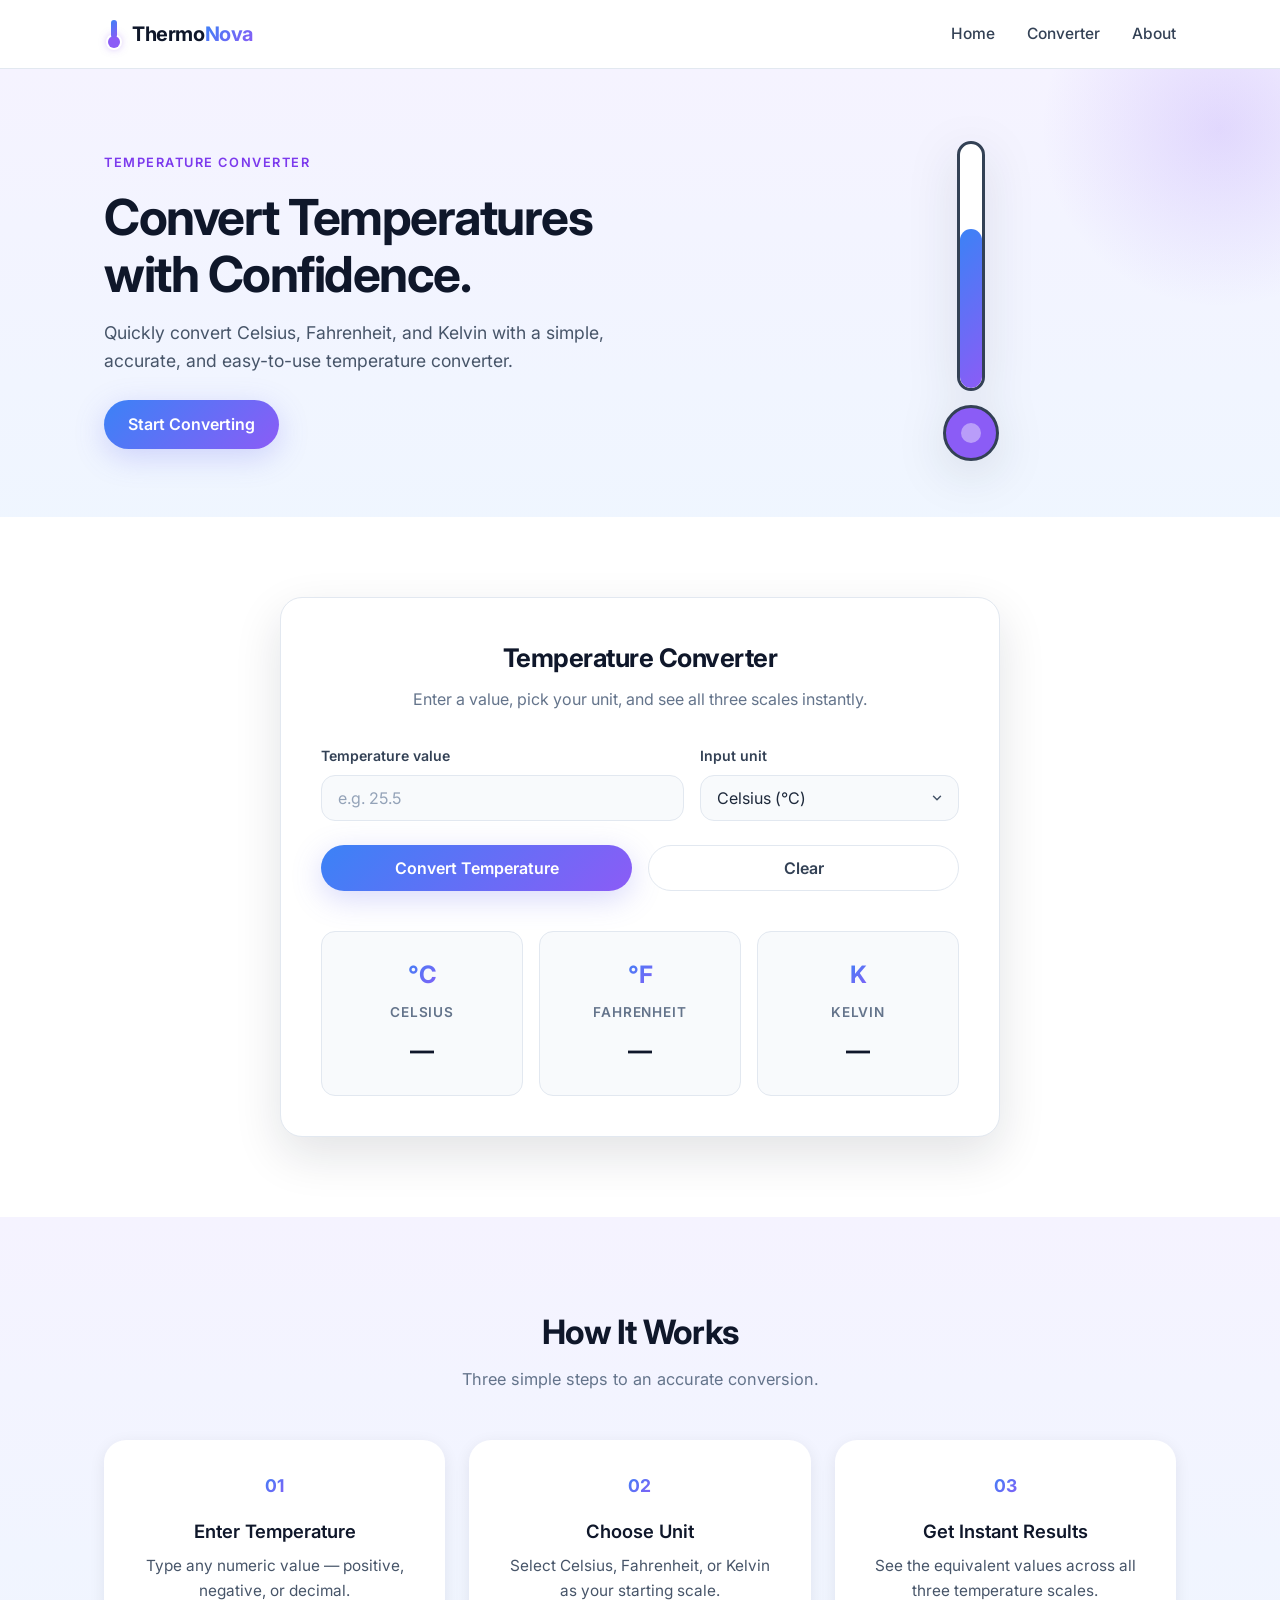
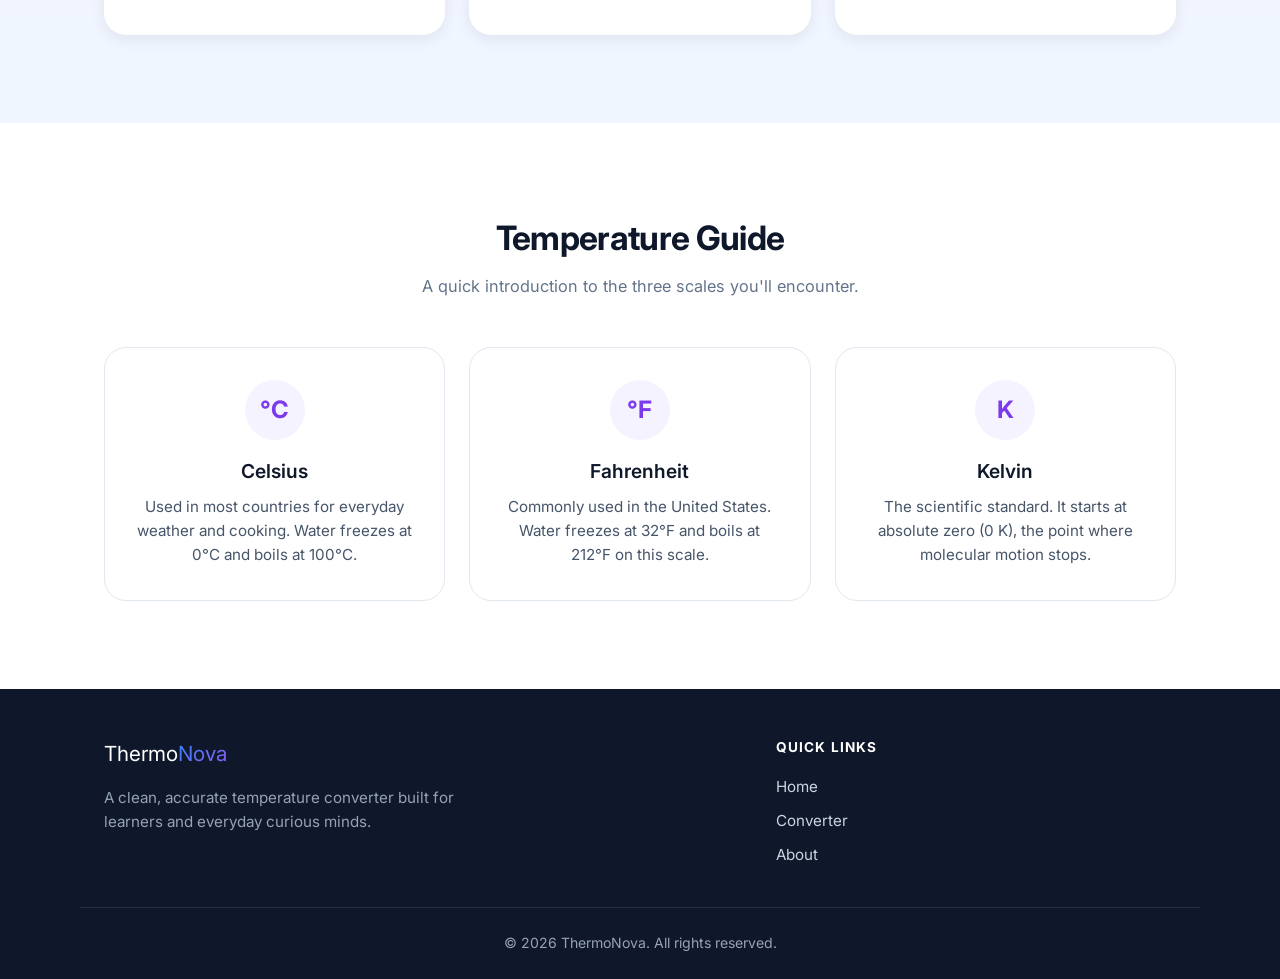
<file: WebDev-L1-TemperatureConverter/index.html>
<!doctype html>
<html lang="en">
  <head>
    <meta charset="UTF-8" />
    <meta name="viewport" content="width=device-width, initial-scale=1.0" />
    <meta
      name="description"
      content="ThermoNova — a clean, modern temperature converter for Celsius, Fahrenheit, and Kelvin."
    />
    <title>ThermoNova — Temperature Converter</title>
    <link rel="preconnect" href="https://fonts.googleapis.com" />
    <link rel="preconnect" href="https://fonts.gstatic.com" crossorigin />
    <link
      href="https://fonts.googleapis.com/css2?family=Inter:wght@400;500;600;700&display=swap"
      rel="stylesheet"
    />
    <link rel="stylesheet" href="style.css" />
</head>
  <body>
    <!-- ============ HEADER ============ -->
    <header class="site-header" id="top">
      <div class="container header-inner">
        <a href="#top" class="logo" aria-label="ThermoNova home">
          <span class="logo-mark" aria-hidden="true">
            <span class="logo-bulb"></span>
            <span class="logo-stem"></span>
          </span>
          <span class="logo-text">Thermo<span class="logo-accent">Nova</span></span>
        </a>

        <button
          class="nav-toggle"
          id="navToggle"
          aria-label="Toggle navigation menu"
          aria-expanded="false"
          aria-controls="primaryNav"
        >
          <span class="nav-toggle-bar"></span>
          <span class="nav-toggle-bar"></span>
          <span class="nav-toggle-bar"></span>
        </button>

        <nav class="primary-nav" id="primaryNav" aria-label="Primary">
          <ul>
            <li><a href="#top">Home</a></li>
            <li><a href="#converter">Converter</a></li>
            <li><a href="#about">About</a></li>
          </ul>
        </nav>
      </div>
    </header>

    <main>
      <!-- ============ HERO ============ -->
      <section class="hero">
        <div class="container hero-inner">
          <div class="hero-copy">
            <p class="eyebrow">Temperature Converter</p>
            <h1>Convert Temperatures with Confidence.</h1>
            <p class="hero-sub">
              Quickly convert Celsius, Fahrenheit, and Kelvin with a simple,
              accurate, and easy-to-use temperature converter.
            </p>
            <a href="#converter" class="btn btn-primary">Start Converting</a>
          </div>

          <!-- CSS thermometer illustration -->
          <div class="hero-visual" aria-hidden="true">
            <div class="thermometer">
              <div class="thermometer-tube">
                <div class="thermometer-fill" id="heroFill"></div>
                <div class="thermometer-ticks">
                  <span></span><span></span><span></span><span></span>
                  <span></span><span></span><span></span>
                </div>
              </div>
              <div class="thermometer-bulb">
                <div class="thermometer-bulb-inner"></div>
              </div>
            </div>
          </div>
        </div>
      </section>

      <!-- ============ CONVERTER ============ -->
      <section class="converter-section" id="converter">
        <div class="container">
          <div class="converter-card">
            <h2 class="converter-title">Temperature Converter</h2>
            <p class="converter-sub">
              Enter a value, pick your unit, and see all three scales instantly.
            </p>

            <form id="converterForm" novalidate>
              <div class="form-row">
                <div class="field">
                  <label for="tempInput">Temperature value</label>
                  <input
                    type="number"
                    id="tempInput"
                    name="tempInput"
                    placeholder="e.g. 25.5"
                    step="any"
                    inputmode="decimal"
                    autocomplete="off"
                  />
                </div>

                <div class="field">
                  <label for="unitSelect">Input unit</label>
                  <select id="unitSelect" name="unitSelect">
                    <option value="celsius">Celsius (°C)</option>
                    <option value="fahrenheit">Fahrenheit (°F)</option>
                    <option value="kelvin">Kelvin (K)</option>
                  </select>
                </div>
              </div>

              <!-- Error message area -->
              <div
                class="error-area"
                id="errorArea"
                role="alert"
                aria-live="assertive"
              ></div>

              <div class="button-row">
                <button type="submit" class="btn btn-primary" id="convertBtn">
                  Convert Temperature
                </button>
                <button type="button" class="btn btn-ghost" id="clearBtn">
                  Clear
                </button>
              </div>
            </form>

            <!-- Results area -->
            <div
              class="results"
              id="results"
              aria-live="polite"
              aria-label="Conversion results"
            >
              <article class="result-card" data-unit="celsius">
                <span class="result-symbol">°C</span>
                <span class="result-name">Celsius</span>
                <span class="result-value" id="resultCelsius">—</span>
              </article>

              <article class="result-card" data-unit="fahrenheit">
                <span class="result-symbol">°F</span>
                <span class="result-name">Fahrenheit</span>
                <span class="result-value" id="resultFahrenheit">—</span>
              </article>

              <article class="result-card" data-unit="kelvin">
                <span class="result-symbol">K</span>
                <span class="result-name">Kelvin</span>
                <span class="result-value" id="resultKelvin">—</span>
              </article>
            </div>
          </div>
        </div>
      </section>

      <!-- ============ HOW IT WORKS ============ -->
      <section class="how-section">
        <div class="container">
          <h2 class="section-title">How It Works</h2>
          <p class="section-sub">Three simple steps to an accurate conversion.</p>

          <div class="steps">
            <div class="step">
              <span class="step-number">01</span>
              <h3>Enter Temperature</h3>
              <p>Type any numeric value — positive, negative, or decimal.</p>
            </div>
            <div class="step">
              <span class="step-number">02</span>
              <h3>Choose Unit</h3>
              <p>Select Celsius, Fahrenheit, or Kelvin as your starting scale.</p>
            </div>
            <div class="step">
              <span class="step-number">03</span>
              <h3>Get Instant Results</h3>
              <p>See the equivalent values across all three temperature scales.</p>
            </div>
          </div>
        </div>
      </section>

      <!-- ============ TEMPERATURE GUIDE ============ -->
      <section class="guide-section" id="about">
        <div class="container">
          <h2 class="section-title">Temperature Guide</h2>
          <p class="section-sub">
            A quick introduction to the three scales you'll encounter.
          </p>

          <div class="guide-grid">
            <article class="guide-card">
              <span class="guide-symbol">°C</span>
              <h3>Celsius</h3>
              <p>
                Used in most countries for everyday weather and cooking. Water
                freezes at 0°C and boils at 100°C.
              </p>
            </article>
            <article class="guide-card">
              <span class="guide-symbol">°F</span>
              <h3>Fahrenheit</h3>
              <p>
                Commonly used in the United States. Water freezes at 32°F and
                boils at 212°F on this scale.
              </p>
            </article>
            <article class="guide-card">
              <span class="guide-symbol">K</span>
              <h3>Kelvin</h3>
              <p>
                The scientific standard. It starts at absolute zero (0 K), the
                point where molecular motion stops.
              </p>
            </article>
          </div>
        </div>
      </section>
    </main>

    <!-- ============ FOOTER ============ -->
    <footer class="site-footer">
      <div class="container footer-inner">
        <div class="footer-brand">
          <span class="logo-text">Thermo<span class="logo-accent">Nova</span></span>
          <p>
            A clean, accurate temperature converter built for learners and
            everyday curious minds.
          </p>
        </div>

        <nav class="footer-links" aria-label="Footer">
          <h4>Quick Links</h4>
          <ul>
            <li><a href="#top">Home</a></li>
            <li><a href="#converter">Converter</a></li>
            <li><a href="#about">About</a></li>
          </ul>
        </nav>
      </div>

      <div class="footer-bottom">
        <p>&copy; 2026 ThermoNova. All rights reserved.</p>
      </div>
    </footer>

    <script src="script.js"></script>
  </body>
</html>
</file>
<file: sadaf-portfolio/style.css>
/* =========================================================
   Sadaf Turkani — Portfolio
   Design tokens, layout, components, animations
   ========================================================= */

:root {
  --bg: #0b0b12;
  --bg-2: #11111c;
  --surface: #17172a;
  --purple: #7c5cfc;
  --blue: #5b8cff;
  --lilac: #a78bfa;
  --text: #f5f5f7;
  --text-2: #a8a8bc;
  --text-3: #6e6e86;
  --border: rgba(255, 255, 255, 0.08);
  --border-2: rgba(255, 255, 255, 0.14);
  --glass: rgba(23, 23, 42, 0.55);
  --gradient: linear-gradient(135deg, var(--purple), var(--blue));
  --radius: 20px;
  --radius-sm: 12px;
  --shadow: 0 20px 50px -20px rgba(0, 0, 0, 0.7);
  --glow:
    0 0 0 1px rgba(124, 92, 252, 0.35),
    0 18px 50px -12px rgba(124, 92, 252, 0.45);
  --font: "Plus Jakarta Sans", system-ui, sans-serif;
  --mono: "JetBrains Mono", ui-monospace, monospace;
  --ease: cubic-bezier(0.22, 1, 0.36, 1);
}

*,
*::before,
*::after {
  box-sizing: border-box;
  margin: 0;
  padding: 0;
}

html {
  scroll-behavior: smooth;
  scroll-padding-top: 84px;
}

body {
  font-family: var(--font);
  background: var(--bg);
  color: var(--text);
  line-height: 1.6;
  overflow-x: hidden;
  -webkit-font-smoothing: antialiased;
}
body.no-scroll {
  overflow: hidden;
}

img,
svg {
  display: block;
  max-width: 100%;
}
a {
  color: inherit;
  text-decoration: none;
}
button {
  font: inherit;
  color: inherit;
  background: none;
  border: 0;
  cursor: pointer;
}
ul,
ol {
  list-style: none;
}

svg {
  fill: none;
  stroke: currentColor;
  stroke-width: 1.8;
  stroke-linecap: round;
  stroke-linejoin: round;
}

::selection {
  background: var(--purple);
  color: var(--text);
}

:focus-visible {
  outline: 2px solid var(--lilac);
  outline-offset: 3px;
  border-radius: 6px;
}

.skip-link {
  position: absolute;
  left: 16px;
  top: -60px;
  z-index: 200;
  background: var(--purple);
  padding: 10px 16px;
  border-radius: 10px;
  transition: top 0.2s;
}
.skip-link:focus {
  top: 16px;
}

.container {
  width: min(1180px, 100% - 48px);
  margin-inline: auto;
}

.gradient-text {
  background: linear-gradient(
    110deg,
    var(--lilac),
    var(--blue) 45%,
    var(--purple) 90%
  );
  background-size: 200% auto;
  -webkit-background-clip: text;
  background-clip: text;
  color: transparent;
  animation: shine 8s linear infinite;
}

.glass {
  background: var(--glass);
  border: 1px solid var(--border);
  backdrop-filter: blur(16px);
  -webkit-backdrop-filter: blur(16px);
  border-radius: var(--radius);
}

/* ---------- Buttons ---------- */
.btn {
  display: inline-flex;
  align-items: center;
  justify-content: center;
  gap: 8px;
  padding: 11px 20px;
  border-radius: 999px;
  font-weight: 600;
  font-size: 0.92rem;
  white-space: nowrap;
  transition:
    transform 0.3s var(--ease),
    box-shadow 0.3s var(--ease),
    background 0.3s,
    border-color 0.3s;
  position: relative;
  overflow: hidden;
}
.btn svg {
  width: 18px;
  height: 18px;
  transition: transform 0.3s var(--ease);
}
.btn:hover svg {
  transform: translateX(3px);
}
.btn-lg {
  padding: 14px 26px;
  font-size: 1rem;
}
.btn-block {
  width: 100%;
}
.btn-primary {
  background: var(--gradient);
  color: #fff;
  box-shadow: 0 10px 30px -10px rgba(124, 92, 252, 0.7);
}
.btn-primary:hover {
  transform: translateY(-2px);
  box-shadow: 0 16px 40px -10px rgba(124, 92, 252, 0.85);
}
.btn-ghost {
  border: 1px solid var(--border-2);
  background: rgba(255, 255, 255, 0.03);
}
.btn-ghost:hover {
  border-color: var(--lilac);
  background: rgba(124, 92, 252, 0.1);
  transform: translateY(-2px);
}

/* Click ripple (created in script.js) */
.ripple {
  position: absolute;
  border-radius: 50%;
  pointer-events: none;
  background: rgba(255, 255, 255, 0.35);
  transform: scale(0);
  animation: ripple 0.6s ease-out forwards;
}

/* ---------- Navbar ---------- */
.navbar {
  position: fixed;
  inset: 0 0 auto;
  z-index: 100;
  padding: 18px 0;
  transition:
    padding 0.3s var(--ease),
    background 0.3s,
    border-color 0.3s;
  border-bottom: 1px solid transparent;
}
.navbar.scrolled {
  padding: 10px 0;
  background: rgba(11, 11, 18, 0.72);
  backdrop-filter: blur(18px);
  -webkit-backdrop-filter: blur(18px);
  border-bottom-color: var(--border);
}
.nav {
  display: flex;
  align-items: center;
  justify-content: space-between;
  gap: 24px;
}
.logo {
  font-weight: 800;
  font-size: 1.5rem;
  letter-spacing: -0.04em;
}
.logo span {
  color: var(--purple);
}

.nav-links {
  display: flex;
  gap: 6px;
  padding: 6px;
  border-radius: 999px;
  border: 1px solid var(--border);
  background: rgba(255, 255, 255, 0.02);
}
.nav-link {
  display: block;
  padding: 8px 16px;
  border-radius: 999px;
  font-size: 0.9rem;
  font-weight: 500;
  color: var(--text-2);
  transition:
    color 0.3s,
    background 0.3s;
}
.nav-link:hover {
  color: var(--text);
}
.nav-link.active {
  color: var(--text);
  background: rgba(124, 92, 252, 0.18);
  box-shadow: inset 0 0 0 1px rgba(124, 92, 252, 0.4);
}
.nav-cta-mobile {
  display: none;
}

.hamburger {
  display: none;
  width: 44px;
  height: 44px;
  border-radius: 12px;
  border: 1px solid var(--border-2);
  position: relative;
}
.hamburger span {
  position: absolute;
  left: 12px;
  width: 20px;
  height: 2px;
  border-radius: 2px;
  background: var(--text);
  transition:
    transform 0.3s var(--ease),
    opacity 0.2s;
}
.hamburger span:nth-child(1) {
  top: 15px;
}
.hamburger span:nth-child(2) {
  top: 21px;
}
.hamburger span:nth-child(3) {
  top: 27px;
}
.hamburger.open span:nth-child(1) {
  transform: translateY(6px) rotate(45deg);
}
.hamburger.open span:nth-child(2) {
  opacity: 0;
}
.hamburger.open span:nth-child(3) {
  transform: translateY(-6px) rotate(-45deg);
}

/* ---------- Hero ---------- */
.hero {
  position: relative;
  min-height: 100vh;
  display: flex;
  align-items: center;
  padding: 130px 0 90px;
  overflow: hidden;
}
.hero-bg {
  position: absolute;
  inset: 0;
  pointer-events: none;
}
.orb {
  position: absolute;
  border-radius: 50%;
  filter: blur(90px);
  opacity: 0.5;
  animation: drift 14s ease-in-out infinite alternate;
}
.orb-1 {
  width: 520px;
  height: 520px;
  background: var(--purple);
  top: -160px;
  right: -120px;
  opacity: 0.35;
}
.orb-2 {
  width: 420px;
  height: 420px;
  background: var(--blue);
  bottom: -180px;
  left: -140px;
  opacity: 0.22;
  animation-delay: -6s;
}
.grid-lines {
  position: absolute;
  inset: 0;
  background-image:
    linear-gradient(var(--border) 1px, transparent 1px),
    linear-gradient(90deg, var(--border) 1px, transparent 1px);
  background-size: 64px 64px;
  mask-image: radial-gradient(ellipse at 50% 40%, #000 20%, transparent 70%);
  -webkit-mask-image: radial-gradient(
    ellipse at 50% 40%,
    #000 20%,
    transparent 70%
  );
  opacity: 0.5;
}
.hero-inner {
  position: relative;
  display: grid;
  grid-template-columns: 1.15fr 0.85fr;
  gap: 64px;
  align-items: center;
}

.badge {
  display: inline-flex;
  align-items: center;
  gap: 10px;
  padding: 8px 16px;
  border-radius: 999px;
  border: 1px solid var(--border-2);
  background: rgba(255, 255, 255, 0.03);
  font-size: 0.82rem;
  font-weight: 500;
  color: var(--text-2);
}
.dot {
  width: 8px;
  height: 8px;
  border-radius: 50%;
  background: #4ade80;
  box-shadow: 0 0 0 4px rgba(74, 222, 128, 0.15);
  flex-shrink: 0;
}

.hero h1 {
  font-size: clamp(2.2rem, 5.4vw, 4.2rem);
  line-height: 1.06;
  letter-spacing: -0.035em;
  font-weight: 800;
  margin: 24px 0 22px;
}
.hero h1 .gradient-text {
  display: block;
}
.hero-desc {
  font-size: clamp(1rem, 1.4vw, 1.12rem);
  color: var(--text-2);
  max-width: 540px;
}
.hero-actions {
  display: flex;
  flex-wrap: wrap;
  gap: 14px;
  margin-top: 36px;
}

/* Profile card */
.hero-visual {
  position: relative;
  display: flex;
  justify-content: center;
  padding: 30px;
}
.profile-card {
  position: relative;
  width: 100%;
  max-width: 360px;
  padding: 20px;
  border-radius: 26px;
  background: linear-gradient(
    160deg,
    rgba(23, 23, 42, 0.9),
    rgba(17, 17, 28, 0.75)
  );
  border: 1px solid var(--border-2);
  box-shadow:
    var(--shadow),
    0 0 80px -20px rgba(124, 92, 252, 0.5);
  backdrop-filter: blur(16px);
  transition: transform 0.4s var(--ease);
  transform-style: preserve-3d;
}
.profile-card::before {
  content: "";
  position: absolute;
  inset: -1px;
  border-radius: inherit;
  padding: 1px;
  background: linear-gradient(
    140deg,
    rgba(167, 139, 250, 0.7),
    transparent 40%,
    transparent 60%,
    rgba(91, 140, 255, 0.6)
  );
  -webkit-mask:
    linear-gradient(#000 0 0) content-box,
    linear-gradient(#000 0 0);
  -webkit-mask-composite: xor;
  mask-composite: exclude;
  pointer-events: none;
}
.pc-top {
  display: flex;
  align-items: center;
  justify-content: space-between;
  margin-bottom: 18px;
}
.pc-dots {
  display: flex;
  gap: 6px;
}
.pc-dots i {
  width: 10px;
  height: 10px;
  border-radius: 50%;
  background: var(--border-2);
}
.pc-dots i:first-child {
  background: #f87171;
}
.pc-dots i:nth-child(2) {
  background: #fbbf24;
}
.pc-dots i:nth-child(3) {
  background: #4ade80;
}
.pc-file {
  font-family: var(--mono);
  font-size: 0.75rem;
  color: var(--text-3);
}
.pc-avatar {
  position: relative;
  height: 170px;
  border-radius: 18px;
  overflow: hidden;
  display: grid;
  place-items: center;
  background:
    radial-gradient(
      circle at 30% 20%,
      rgba(167, 139, 250, 0.55),
      transparent 55%
    ),
    radial-gradient(
      circle at 80% 90%,
      rgba(91, 140, 255, 0.5),
      transparent 55%
    ),
    var(--surface);
}
.pc-glow {
  position: absolute;
  width: 120px;
  height: 120px;
  border-radius: 50%;
  background: var(--gradient);
  filter: blur(30px);
  opacity: 0.8;
  animation: pulse 5s ease-in-out infinite;
}
.pc-avatar span {
  position: relative;
  font-size: 3.6rem;
  font-weight: 800;
  letter-spacing: -0.05em;
  text-shadow: 0 6px 30px rgba(0, 0, 0, 0.4);
}
.pc-code {
  margin-top: 16px;
  padding: 14px 16px;
  border-radius: 14px;
  background: rgba(0, 0, 0, 0.3);
  border: 1px solid var(--border);
  font-family: var(--mono);
  font-size: 0.74rem;
  line-height: 1.7;
  color: var(--text-2);
  overflow-x: auto;
  white-space: pre;
}
.pc-code .k {
  color: var(--lilac);
}
.pc-code .s {
  color: #7dd3fc;
}
.pc-code .b {
  color: #fca5a5;
}
.pc-status {
  display: flex;
  align-items: center;
  gap: 10px;
  margin-top: 14px;
  font-size: 0.8rem;
  color: var(--text-2);
}

.chip {
  position: absolute;
  padding: 8px 14px;
  border-radius: 12px;
  font-family: var(--mono);
  font-size: 0.78rem;
  font-weight: 500;
  background: rgba(23, 23, 42, 0.85);
  border: 1px solid var(--border-2);
  backdrop-filter: blur(10px);
  box-shadow: var(--shadow);
  animation: float 6s ease-in-out infinite;
}
.chip-1 {
  top: 8%;
  left: 0;
  color: #fb923c;
}
.chip-2 {
  top: 26%;
  right: -2%;
  color: #60a5fa;
  animation-delay: -1.5s;
}
.chip-3 {
  bottom: 22%;
  left: -4%;
  color: #facc15;
  animation-delay: -3s;
}
.chip-4 {
  bottom: 4%;
  right: 6%;
  color: var(--lilac);
  animation-delay: -4.5s;
}

.scroll-hint {
  position: absolute;
  bottom: 28px;
  left: 50%;
  transform: translateX(-50%);
  width: 26px;
  height: 42px;
  border: 1.5px solid var(--border-2);
  border-radius: 20px;
}
.scroll-hint span {
  position: absolute;
  left: 50%;
  top: 8px;
  width: 4px;
  height: 8px;
  margin-left: -2px;
  border-radius: 2px;
  background: var(--lilac);
  animation: scrollDot 2s ease-in-out infinite;
}

/* Hero load animation */
.load-in {
  opacity: 0;
  transform: translateY(24px);
  animation: fadeUp 0.8s var(--ease) forwards;
  animation-delay: var(--d, 0s);
}

/* ---------- Sections ---------- */
.section {
  padding: 120px 0;
  position: relative;
}
.section-alt {
  background: linear-gradient(
    180deg,
    var(--bg),
    var(--bg-2) 20%,
    var(--bg-2) 80%,
    var(--bg)
  );
}
.section-head {
  max-width: 640px;
  margin-bottom: 56px;
}
.eyebrow {
  display: inline-block;
  font-family: var(--mono);
  font-size: 0.8rem;
  color: var(--lilac);
  margin-bottom: 14px;
  letter-spacing: 0.04em;
}
.section h2 {
  font-size: clamp(1.9rem, 4vw, 2.9rem);
  line-height: 1.12;
  letter-spacing: -0.03em;
  font-weight: 800;
}
.section-head p {
  color: var(--text-2);
  margin-top: 12px;
  font-size: 1.05rem;
}

/* Scroll reveal */
.reveal {
  opacity: 0;
  transform: translateY(30px);
  transition:
    opacity 0.8s var(--ease),
    transform 0.8s var(--ease);
  transition-delay: var(--d, 0s);
}
.reveal.visible {
  opacity: 1;
  transform: none;
}

/* ---------- About ---------- */
.about-grid {
  display: grid;
  grid-template-columns: 1.2fr 0.8fr;
  gap: 48px;
  align-items: start;
}
.about-text .lead {
  font-size: clamp(1.2rem, 2vw, 1.45rem);
  line-height: 1.5;
  font-weight: 600;
  margin-bottom: 18px;
}
.about-text p {
  color: var(--text-2);
}
.about-text .lead {
  color: var(--text);
}
.mini-cards {
  display: grid;
  grid-template-columns: repeat(3, 1fr);
  gap: 14px;
  margin-top: 36px;
}
.mini-card {
  padding: 20px;
  border-radius: var(--radius-sm);
  border: 1px solid var(--border);
  background: var(--bg-2);
  display: flex;
  flex-direction: column;
  gap: 14px;
  font-weight: 600;
  font-size: 0.92rem;
  transition:
    transform 0.3s var(--ease),
    border-color 0.3s;
}
.mini-card svg {
  width: 26px;
  height: 26px;
  color: var(--lilac);
}
.mini-card:hover {
  transform: translateY(-4px);
  border-color: rgba(124, 92, 252, 0.45);
}

.journey-card {
  padding: 30px;
}
.journey-label {
  font-family: var(--mono);
  font-size: 0.78rem;
  color: var(--text-3);
  margin-bottom: 22px;
  text-transform: uppercase;
  letter-spacing: 0.1em;
}
.journey {
  position: relative;
  display: flex;
  flex-direction: column;
  gap: 22px;
}
.journey::before {
  content: "";
  position: absolute;
  left: 21px;
  top: 10px;
  bottom: 10px;
  width: 2px;
  background: linear-gradient(var(--purple), var(--blue));
  opacity: 0.5;
}
.journey li {
  position: relative;
  display: flex;
  align-items: center;
  gap: 18px;
}
.j-num {
  width: 44px;
  height: 44px;
  flex-shrink: 0;
  display: grid;
  place-items: center;
  border-radius: 12px;
  background: var(--surface);
  border: 1px solid var(--border-2);
  font-family: var(--mono);
  font-size: 0.8rem;
  color: var(--lilac);
  transition:
    background 0.3s,
    color 0.3s;
}
.journey li:hover .j-num {
  background: var(--gradient);
  color: #fff;
}
.journey strong {
  display: block;
  font-size: 1.05rem;
}
.journey small {
  color: var(--text-3);
  font-size: 0.85rem;
}

/* ---------- Skills ---------- */
.skills-grid {
  display: grid;
  grid-template-columns: repeat(3, 1fr);
  gap: 20px;
}
.skill-card {
  position: relative;
  padding: 28px;
  border-radius: var(--radius);
  background: var(--surface);
  border: 1px solid var(--border);
  transition:
    transform 0.35s var(--ease),
    box-shadow 0.35s var(--ease),
    border-color 0.35s;
  overflow: hidden;
}
.skill-card::after {
  content: "";
  position: absolute;
  inset: 0;
  pointer-events: none;
  opacity: 0;
  background: radial-gradient(
    300px circle at var(--mx, 50%) var(--my, 0%),
    rgba(124, 92, 252, 0.18),
    transparent 60%
  );
  transition: opacity 0.35s;
}
.skill-card:hover {
  transform: translateY(-6px);
  border-color: rgba(124, 92, 252, 0.45);
  box-shadow: var(--glow);
}
.skill-card:hover::after {
  opacity: 1;
}
.skill-icon {
  width: 52px;
  height: 52px;
  display: grid;
  place-items: center;
  border-radius: 14px;
  background: rgba(124, 92, 252, 0.12);
  border: 1px solid rgba(124, 92, 252, 0.3);
  color: var(--lilac);
  font-family: var(--mono);
  font-weight: 600;
  font-size: 0.95rem;
  margin-bottom: 20px;
  transition:
    transform 0.4s var(--ease),
    background 0.4s,
    color 0.4s;
}
.skill-icon svg {
  width: 26px;
  height: 26px;
}
.skill-card:hover .skill-icon {
  transform: rotate(-8deg) scale(1.08);
  background: var(--gradient);
  color: #fff;
}
.skill-card h3 {
  font-size: 1.15rem;
  margin-bottom: 6px;
}
.skill-card p {
  color: var(--text-2);
  font-size: 0.92rem;
  margin-bottom: 20px;
}
.level {
  display: inline-flex;
  align-items: center;
  gap: 8px;
  font-size: 0.76rem;
  font-weight: 600;
  padding: 6px 12px;
  border-radius: 999px;
}
.level::before {
  content: "";
  width: 6px;
  height: 6px;
  border-radius: 50%;
  background: currentColor;
}
.level-good {
  color: #86efac;
  background: rgba(134, 239, 172, 0.1);
}
.level-grow {
  color: #93c5fd;
  background: rgba(147, 197, 253, 0.1);
}
.level-learn {
  color: #fcd34d;
  background: rgba(252, 211, 77, 0.1);
}

/* ---------- What I build ---------- */
.build-grid {
  display: grid;
  grid-template-columns: repeat(3, 1fr);
  gap: 20px;
}
.build-card {
  position: relative;
  padding: 34px 30px;
  transition:
    transform 0.35s var(--ease),
    border-color 0.35s;
  overflow: hidden;
}
.build-card::before {
  content: "";
  position: absolute;
  left: 0;
  top: 0;
  height: 2px;
  width: 0;
  background: var(--gradient);
  transition: width 0.5s var(--ease);
}
.build-card:hover {
  transform: translateY(-6px);
  border-color: var(--border-2);
}
.build-card:hover::before {
  width: 100%;
}
.build-num {
  position: absolute;
  top: 22px;
  right: 26px;
  font-family: var(--mono);
  font-size: 2.6rem;
  font-weight: 500;
  color: rgba(255, 255, 255, 0.05);
  transition: color 0.35s;
}
.build-card:hover .build-num {
  color: rgba(167, 139, 250, 0.25);
}
.build-icon {
  width: 40px;
  height: 40px;
  color: var(--lilac);
  margin-bottom: 28px;
  transition: transform 0.4s var(--ease);
}
.build-card:hover .build-icon {
  transform: translateY(-4px);
}
.build-card h3 {
  font-size: 1.25rem;
  margin-bottom: 10px;
}
.build-card p {
  color: var(--text-2);
}

/* ---------- Projects ---------- */
.projects-grid {
  display: grid;
  grid-template-columns: repeat(2, 1fr);
  gap: 26px;
}
.project-card {
  border-radius: var(--radius);
  overflow: hidden;
  background: var(--surface);
  border: 1px solid var(--border);
  display: flex;
  flex-direction: column;
  cursor: pointer;
  transition:
    transform 0.4s var(--ease),
    box-shadow 0.4s var(--ease),
    border-color 0.4s;
}
.project-card:hover {
  transform: translateY(-8px);
  box-shadow: var(--glow);
  border-color: rgba(124, 92, 252, 0.45);
}
.project-visual {
  position: relative;
  aspect-ratio: 16 / 9;
  overflow: hidden;
}
.project-visual .art {
  position: absolute;
  inset: 0;
  transition: transform 0.7s var(--ease);
}
.project-card:hover .art {
  transform: scale(1.06);
}
.project-body {
  padding: 26px;
  display: flex;
  flex-direction: column;
  flex: 1;
}
.project-cat {
  font-family: var(--mono);
  font-size: 0.76rem;
  color: var(--lilac);
  text-transform: uppercase;
  letter-spacing: 0.08em;
}
.project-body h3 {
  font-size: 1.4rem;
  margin: 8px 0 10px;
  letter-spacing: -0.02em;
}
.project-body p {
  color: var(--text-2);
  font-size: 0.95rem;
  flex: 1;
}
.tags {
  display: flex;
  flex-wrap: wrap;
  gap: 8px;
  margin: 20px 0 22px;
}
.tag {
  font-size: 0.75rem;
  font-weight: 500;
  padding: 5px 11px;
  border-radius: 8px;
  background: rgba(255, 255, 255, 0.05);
  border: 1px solid var(--border);
  color: var(--text-2);
}
.project-actions {
  display: flex;
  gap: 10px;
  flex-wrap: wrap;
}
.project-actions .btn {
  padding: 9px 16px;
  font-size: 0.85rem;
}

/* Abstract project art — built purely with CSS */
.art-mock {
  position: absolute;
  inset: 14% 12% -6%;
  border-radius: 12px 12px 0 0;
  background: rgba(11, 11, 18, 0.75);
  border: 1px solid rgba(255, 255, 255, 0.12);
  backdrop-filter: blur(6px);
  padding: 14px;
}
.art-mock i {
  display: block;
  height: 8px;
  border-radius: 4px;
  background: rgba(255, 255, 255, 0.12);
  margin-bottom: 8px;
}
.art-mock i:nth-child(1) {
  width: 40%;
  background: rgba(255, 255, 255, 0.35);
  height: 10px;
}
.art-mock i:nth-child(2) {
  width: 70%;
}
.art-mock i:nth-child(3) {
  width: 55%;
}
.art-mock .row {
  display: grid;
  grid-template-columns: repeat(3, 1fr);
  gap: 8px;
  margin-top: 14px;
}
.art-mock .row b {
  height: 46px;
  border-radius: 8px;
  background: rgba(255, 255, 255, 0.08);
}
.art-edunova {
  background:
    radial-gradient(circle at 20% 20%, #5b8cff 0, transparent 50%),
    radial-gradient(circle at 90% 80%, #22d3ee 0, transparent 45%), #0f1730;
}
.art-memory {
  background:
    radial-gradient(circle at 70% 30%, #a78bfa 0, transparent 45%),
    radial-gradient(circle at 20% 90%, #ec4899 0, transparent 40%), #160f2a;
}
.art-luxe {
  background:
    radial-gradient(circle at 30% 70%, #f59e0b 0, transparent 40%),
    radial-gradient(circle at 85% 20%, #7c5cfc 0, transparent 45%), #1a1320;
}
.art-gallery {
  background: conic-gradient(
    from 200deg at 60% 40%,
    #7c5cfc,
    #5b8cff,
    #10b981,
    #f472b6,
    #7c5cfc
  );
}
.art-gallery::after {
  content: "";
  position: absolute;
  inset: 0;
  background: rgba(11, 11, 18, 0.35);
}
.art-gallery .art-mock {
  z-index: 1;
}

/* ---------- Modal ---------- */
.modal {
  position: fixed;
  inset: 0;
  z-index: 300;
  display: grid;
  place-items: center;
  padding: 20px;
  visibility: hidden;
  opacity: 0;
  transition:
    opacity 0.3s,
    visibility 0.3s;
}
.modal.open {
  visibility: visible;
  opacity: 1;
}
.modal-backdrop {
  position: absolute;
  inset: 0;
  background: rgba(5, 5, 10, 0.75);
  backdrop-filter: blur(8px);
}
.modal-dialog {
  position: relative;
  width: min(720px, 100%);
  max-height: calc(100vh - 40px);
  overflow-y: auto;
  background: var(--bg-2);
  border: 1px solid var(--border-2);
  border-radius: 24px;
  box-shadow: 0 40px 100px -20px rgba(0, 0, 0, 0.8);
  transform: translateY(24px) scale(0.97);
  transition: transform 0.4s var(--ease);
}
.modal.open .modal-dialog {
  transform: none;
}
.modal-close {
  position: absolute;
  top: 14px;
  right: 14px;
  z-index: 2;
  width: 42px;
  height: 42px;
  border-radius: 50%;
  display: grid;
  place-items: center;
  background: rgba(11, 11, 18, 0.7);
  border: 1px solid var(--border-2);
  transition:
    transform 0.3s,
    background 0.3s;
}
.modal-close:hover {
  transform: rotate(90deg);
  background: var(--purple);
}
.modal-close svg {
  width: 20px;
  height: 20px;
}
.modal-visual {
  position: relative;
  aspect-ratio: 16 / 8;
  overflow: hidden;
}
.modal-visual .art {
  position: absolute;
  inset: 0;
}
.modal-body {
  padding: 30px;
}
.modal-body h3 {
  font-size: clamp(1.5rem, 3vw, 2rem);
  margin: 8px 0 12px;
  letter-spacing: -0.02em;
}
.modal-body p {
  color: var(--text-2);
}
.modal-actions {
  display: flex;
  gap: 12px;
  flex-wrap: wrap;
}

/* ---------- Contact ---------- */
.contact-grid {
  display: grid;
  grid-template-columns: 1fr 1fr;
  gap: 56px;
  align-items: start;
}
.contact-info > p {
  color: var(--text-2);
  margin: 16px 0 34px;
  font-size: 1.05rem;
  max-width: 460px;
}
.social-cards {
  display: flex;
  flex-direction: column;
  gap: 12px;
}
.social-card {
  display: flex;
  align-items: center;
  gap: 16px;
  padding: 16px 20px;
  border-radius: var(--radius-sm);
  border: 1px solid var(--border);
  background: var(--bg-2);
  transition:
    transform 0.3s var(--ease),
    border-color 0.3s;
}
.social-card svg {
  width: 24px;
  height: 24px;
  color: var(--lilac);
  flex-shrink: 0;
}
.social-card strong {
  display: block;
  font-size: 0.98rem;
}
.social-card small {
  color: var(--text-3);
  font-size: 0.85rem;
  word-break: break-all;
}
.social-card:hover {
  transform: translateX(6px);
  border-color: rgba(124, 92, 252, 0.45);
}

.contact-form {
  padding: 32px;
}
.demo-note {
  font-size: 0.8rem;
  color: var(--text-3);
  margin-bottom: 20px;
  padding: 10px 14px;
  border-radius: 10px;
  background: rgba(255, 255, 255, 0.03);
  border: 1px dashed var(--border-2);
}
.field {
  margin-bottom: 18px;
}
.field label {
  display: block;
  font-size: 0.88rem;
  font-weight: 600;
  margin-bottom: 8px;
}
.field input,
.field textarea {
  width: 100%;
  padding: 14px 16px;
  border-radius: 12px;
  font: inherit;
  font-size: 0.95rem;
  color: var(--text);
  background: rgba(11, 11, 18, 0.6);
  border: 1px solid var(--border-2);
  resize: vertical;
  transition:
    border-color 0.3s,
    box-shadow 0.3s;
}
.field input::placeholder,
.field textarea::placeholder {
  color: var(--text-3);
}
.field input:focus,
.field textarea:focus {
  outline: none;
  border-color: var(--purple);
  box-shadow: 0 0 0 4px rgba(124, 92, 252, 0.18);
}
.field.invalid input,
.field.invalid textarea {
  border-color: #f87171;
}
.error {
  display: block;
  min-height: 1.1em;
  color: #fca5a5;
  font-size: 0.8rem;
  margin-top: 6px;
}
.form-success {
  margin-top: 16px;
  font-size: 0.92rem;
  color: #86efac;
  text-align: center;
  min-height: 1.2em;
}
.form-success.show {
  animation: fadeUp 0.5s var(--ease);
}

/* ---------- Footer ---------- */
.footer {
  border-top: 1px solid var(--border);
  padding: 56px 0 28px;
  background: var(--bg-2);
}
.footer-inner {
  display: flex;
  align-items: center;
  justify-content: space-between;
  gap: 32px;
  flex-wrap: wrap;
}
.footer-brand p {
  color: var(--text-3);
  font-size: 0.9rem;
  margin-top: 6px;
}
.footer-nav {
  display: flex;
  gap: 24px;
  flex-wrap: wrap;
}
.footer-nav a {
  color: var(--text-2);
  font-size: 0.92rem;
  transition: color 0.3s;
}
.footer-nav a:hover {
  color: var(--text);
}
.footer-social {
  display: flex;
  gap: 10px;
}
.footer-social a {
  width: 42px;
  height: 42px;
  display: grid;
  place-items: center;
  border-radius: 12px;
  border: 1px solid var(--border-2);
  transition:
    transform 0.3s var(--ease),
    border-color 0.3s,
    color 0.3s;
}
.footer-social a:hover {
  transform: translateY(-3px);
  border-color: var(--purple);
  color: var(--lilac);
}
.footer-social svg {
  width: 20px;
  height: 20px;
}
.copyright {
  margin-top: 40px;
  padding-top: 24px;
  border-top: 1px solid var(--border);
  color: var(--text-3);
  font-size: 0.85rem;
  text-align: center;
}

/* ---------- Back to top ---------- */
.back-to-top {
  position: fixed;
  right: 24px;
  bottom: 24px;
  z-index: 90;
  width: 48px;
  height: 48px;
  border-radius: 14px;
  display: grid;
  place-items: center;
  background: var(--gradient);
  box-shadow: 0 12px 30px -10px rgba(124, 92, 252, 0.8);
  opacity: 0;
  visibility: hidden;
  transform: translateY(16px);
  transition:
    opacity 0.3s,
    transform 0.3s var(--ease),
    visibility 0.3s;
}
.back-to-top.show {
  opacity: 1;
  visibility: visible;
  transform: none;
}
.back-to-top:hover {
  transform: translateY(-3px);
}
.back-to-top svg {
  width: 22px;
  height: 22px;
  color: #fff;
}

/* ---------- Keyframes ---------- */
@keyframes fadeUp {
  from {
    opacity: 0;
    transform: translateY(24px);
  }
  to {
    opacity: 1;
    transform: none;
  }
}
@keyframes float {
  0%,
  100% {
    transform: translateY(0);
  }
  50% {
    transform: translateY(-12px);
  }
}
@keyframes drift {
  from {
    transform: translate(0, 0);
  }
  to {
    transform: translate(-40px, 30px);
  }
}
@keyframes pulse {
  0%,
  100% {
    transform: scale(1);
    opacity: 0.75;
  }
  50% {
    transform: scale(1.15);
    opacity: 0.95;
  }
}
@keyframes shine {
  to {
    background-position: 200% center;
  }
}
@keyframes scrollDot {
  0% {
    opacity: 0;
    transform: translateY(0);
  }
  40% {
    opacity: 1;
  }
  100% {
    opacity: 0;
    transform: translateY(14px);
  }
}
@keyframes ripple {
  to {
    transform: scale(4);
    opacity: 0;
  }
}

/* ---------- Responsive ---------- */
@media (max-width: 1024px) {
  .hero-inner {
    gap: 40px;
  }
  .skills-grid {
    grid-template-columns: repeat(2, 1fr);
  }
  .about-grid {
    grid-template-columns: 1fr;
  }
  .nav-link {
    padding: 8px 12px;
  }
}

@media (max-width: 860px) {
  .hamburger {
    display: block;
  }
  .nav-cta {
    display: none;
  }
  .nav-links {
    position: fixed;
    top: 0;
    right: 0;
    height: 100vh;
    width: min(320px, 85%);
    flex-direction: column;
    gap: 4px;
    padding: 96px 24px 24px;
    border-radius: 0;
    background: rgba(17, 17, 28, 0.97);
    backdrop-filter: blur(20px);
    border: 0;
    border-left: 1px solid var(--border);
    transform: translateX(100%);
    transition: transform 0.4s var(--ease);
    z-index: -1;
  }
  .nav-links.open {
    transform: none;
  }
  .nav-link {
    font-size: 1.05rem;
    padding: 14px 18px;
    border-radius: 12px;
  }
  .nav-cta-mobile {
    display: block;
    margin-top: 16px;
  }
  .nav-cta-mobile .btn {
    width: 100%;
  }
  .hamburger {
    z-index: 1;
  }

  .hero {
    padding-top: 120px;
  }
  .hero-inner {
    grid-template-columns: 1fr;
    text-align: left;
  }
  .hero-visual {
    max-width: 420px;
    margin: 0 auto;
    width: 100%;
  }
  .scroll-hint {
    display: none;
  }

  .build-grid,
  .projects-grid,
  .contact-grid {
    grid-template-columns: 1fr;
  }
  .contact-grid {
    gap: 40px;
  }
  .section {
    padding: 90px 0;
  }
}

@media (max-width: 560px) {
  .container {
    width: calc(100% - 32px);
  }
  .skills-grid {
    grid-template-columns: 1fr;
  }
  .mini-cards {
    grid-template-columns: 1fr;
  }
  .mini-card {
    flex-direction: row;
    align-items: center;
  }
  .hero-actions .btn {
    flex: 1 1 100%;
  }
  .hero-visual {
    padding: 24px 8px;
  }
  .chip {
    font-size: 0.7rem;
    padding: 6px 10px;
  }
  .chip-2 {
    right: 0;
  }
  .chip-3 {
    left: 0;
  }
  .contact-form,
  .journey-card {
    padding: 22px;
  }
  .project-body,
  .modal-body {
    padding: 22px;
  }
  .footer-inner {
    flex-direction: column;
    align-items: flex-start;
  }
  .section-head {
    margin-bottom: 40px;
  }
  .back-to-top {
    right: 16px;
    bottom: 16px;
  }
}

@media (max-width: 360px) {
  .pc-code {
    font-size: 0.66rem;
  }
  .project-actions .btn {
    flex: 1;
  }
}

/* Respect users who prefer less motion */
@media (prefers-reduced-motion: reduce) {
  html {
    scroll-behavior: auto;
  }
  *,
  *::before,
  *::after {
    animation-duration: 0.01ms !important;
    animation-iteration-count: 1 !important;
    transition-duration: 0.01ms !important;
  }
  .reveal,
  .load-in {
    opacity: 1;
    transform: none;
  }
}
/* Picture */

/* Real project screenshot images */
.project-image-art {
  width: 100%;
  height: 100%;
  overflow: hidden;
}

.project-image-art img {
  display: block;
  width: 100%;
  height: 100%;
  object-fit: cover;
  object-position: top center;
}
</file>
<file: WebDev-L1-LandingPage/style.css>
/* =========================================================
   EduNova — Landing Page Styles
   ========================================================= */

/* ---------- 1. Design tokens ---------- */
:root {
  --blue: #3b5bfd;
  --violet: #7b4dff;
  --ink: #141a33;
  --text: #4a5170;
  --bg: #ffffff;
  --bg-soft: #f5f6fd;
  --border: #e5e8f5;
  --gradient: linear-gradient(135deg, var(--blue), var(--violet));
  --shadow-sm: 0 4px 14px rgba(40, 50, 120, 0.06);
  --shadow-md: 0 18px 40px -12px rgba(60, 70, 180, 0.22);
  --radius: 20px;
  --space: clamp(4rem, 8vw, 7rem);
  --ease: 0.3s ease;
}

/* ---------- 2. Base / reset ---------- */
*,
*::before,
*::after {
  box-sizing: border-box;
  margin: 0;
  padding: 0;
}
html {
  scroll-behavior: smooth;
  scroll-padding-top: 80px;
}
body {
  font-family: "Plus Jakarta Sans", system-ui, sans-serif;
  color: var(--text);
  background: var(--bg);
  line-height: 1.65;
  overflow-x: hidden;
}
img {
  max-width: 100%;
  display: block;
  height: auto;
}
a {
  color: inherit;
  text-decoration: none;
}
ul,
ol {
  list-style: none;
}
h1,
h2,
h3,
h4 {
  color: var(--ink);
  line-height: 1.15;
  font-weight: 800;
}
h1 {
  font-size: clamp(2.4rem, 5.5vw, 4rem);
  letter-spacing: -0.03em;
}
h2 {
  font-size: clamp(1.8rem, 3.5vw, 2.6rem);
  letter-spacing: -0.02em;
}
h3 {
  font-size: 1.2rem;
  font-weight: 700;
}

.container {
  width: min(1180px, 100% - 2.5rem);
  margin-inline: auto;
}
.gradient-text {
  background: var(--gradient);
  -webkit-background-clip: text;
  background-clip: text;
  color: transparent;
}
.eyebrow {
  display: inline-block;
  font-size: 0.8rem;
  font-weight: 700;
  letter-spacing: 0.12em;
  text-transform: uppercase;
  color: var(--violet);
  margin-bottom: 0.9rem;
}

/* ---------- 3. Buttons ---------- */
.btn {
  display: inline-flex;
  align-items: center;
  justify-content: center;
  padding: 0.95rem 1.7rem;
  border-radius: 999px;
  font-weight: 700;
  transition:
    transform var(--ease),
    box-shadow var(--ease),
    background var(--ease);
}
.btn-sm {
  padding: 0.6rem 1.2rem;
  font-size: 0.9rem;
}
.btn-primary {
  background: var(--gradient);
  color: #fff;
  box-shadow: var(--shadow-md);
}
.btn-primary:hover {
  transform: translateY(-2px);
  box-shadow: 0 22px 44px -12px rgba(80, 70, 220, 0.45);
}
.btn-outline {
  border: 2px solid var(--border);
  color: var(--ink);
  background: #fff;
}
.btn-outline:hover {
  border-color: var(--blue);
  color: var(--blue);
  transform: translateY(-2px);
}
.btn-light {
  background: #fff;
  color: var(--blue);
}
.btn-light:hover {
  transform: translateY(-2px);
  box-shadow: 0 14px 30px rgba(0, 0, 0, 0.18);
}
.btn:focus-visible,
a:focus-visible {
  outline: 3px solid var(--violet);
  outline-offset: 3px;
}

/* ---------- 4. Navigation ---------- */
.navbar {
  position: sticky;
  top: 0;
  z-index: 50;
  background: rgba(255, 255, 255, 0.85);
  backdrop-filter: blur(12px);
  border-bottom: 1px solid var(--border);
}
.nav-inner {
  display: flex;
  align-items: center;
  justify-content: space-between;
  height: 72px;
}
.logo {
  display: inline-flex;
  align-items: center;
  gap: 0.5rem;
  font-size: 1.35rem;
  font-weight: 800;
  color: var(--ink);
}
.logo-mark {
  display: grid;
  place-items: center;
  width: 34px;
  height: 34px;
  border-radius: 10px;
  background: var(--gradient);
  color: #fff;
  font-size: 1rem;
  margin-right: 0.15rem;
}
.logo-accent {
  color: var(--violet);
  margin-left: -0.5rem;
}
.nav-links {
  display: flex;
  align-items: center;
  gap: 2rem;
  font-weight: 600;
}
.nav-links a:not(.btn) {
  color: var(--text);
  transition: color var(--ease);
}
.nav-links a:not(.btn):hover {
  color: var(--blue);
}
.nav-toggle {
  display: none;
}
.nav-toggle-label {
  display: none;
}

/* ---------- 5. Hero ---------- */
.hero {
  padding: clamp(3rem, 6vw, 5rem) 0 var(--space);
  background:
    radial-gradient(
      600px 400px at 85% 20%,
      rgba(123, 77, 255, 0.12),
      transparent 70%
    ),
    radial-gradient(
      500px 400px at 5% 80%,
      rgba(59, 91, 253, 0.1),
      transparent 70%
    );
}
.hero-grid {
  display: grid;
  grid-template-columns: 1.05fr 1fr;
  align-items: center;
  gap: 3rem;
}
.hero-text {
  animation: rise 0.8s ease both;
}
.lead {
  font-size: clamp(1.05rem, 1.6vw, 1.2rem);
  margin: 1.4rem 0 2rem;
  max-width: 34rem;
}
.hero-actions {
  display: flex;
  flex-wrap: wrap;
  gap: 1rem;
}
.hero-stats {
  display: flex;
  flex-wrap: wrap;
  gap: 2.5rem;
  margin-top: 2.8rem;
}
.hero-stats strong {
  display: block;
  font-size: 1.4rem;
  color: var(--ink);
}
.hero-stats span {
  font-size: 0.9rem;
}
.hero-visual img {
  border-radius: 28px;
  box-shadow: var(--shadow-md);
  animation: rise 0.9s 0.15s ease both;
}

@keyframes rise {
  from {
    opacity: 0;
    transform: translateY(24px);
  }
  to {
    opacity: 1;
    transform: translateY(0);
  }
}

/* ---------- 6. Sections & cards ---------- */
.section {
  padding: var(--space) 0;
}
.section-tint {
  background: var(--bg-soft);
}
.section-head {
  text-align: center;
  max-width: 640px;
  margin: 0 auto 3.5rem;
}
.card {
  background: #fff;
  border: 1px solid var(--border);
  border-radius: var(--radius);
  box-shadow: var(--shadow-sm);
  transition:
    transform var(--ease),
    box-shadow var(--ease);
}
.card:hover {
  transform: translateY(-6px);
  box-shadow: var(--shadow-md);
}

/* Courses */
.course-grid {
  display: grid;
  grid-template-columns: repeat(3, 1fr);
  gap: 1.8rem;
}
.course-card {
  overflow: hidden;
  display: flex;
  flex-direction: column;
}
.course-card img {
  aspect-ratio: 16 / 11;
  object-fit: cover;
}
.course-body {
  padding: 1.6rem;
  display: flex;
  flex-direction: column;
  gap: 0.7rem;
  flex: 1;
}
.course-body p {
  flex: 1;
}
.badge {
  align-self: flex-start;
  font-size: 0.75rem;
  font-weight: 700;
  color: var(--blue);
  background: rgba(59, 91, 253, 0.08);
  padding: 0.3rem 0.75rem;
  border-radius: 999px;
}
.link-arrow {
  font-weight: 700;
  color: var(--violet);
}
.link-arrow span {
  display: inline-block;
  transition: transform var(--ease);
}
.link-arrow:hover span {
  transform: translateX(5px);
}

/* Benefits */
.benefit-grid {
  display: grid;
  grid-template-columns: repeat(3, 1fr);
  gap: 1.8rem;
}
.benefit {
  padding: 2.2rem;
}
.benefit h3 {
  margin: 1.3rem 0 0.5rem;
}
.icon {
  width: 56px;
  height: 56px;
  border-radius: 16px;
  display: grid;
  place-items: center;
  background: var(--gradient);
  color: #fff;
  font-weight: 800;
  font-size: 1.3rem;
}

/* Journey: steps joined by a dashed connecting line */
.journey {
  display: grid;
  grid-template-columns: repeat(3, 1fr);
  gap: 2rem;
  position: relative;
}
.journey::before {
  content: "";
  position: absolute;
  top: 32px;
  left: 16%;
  right: 16%;
  border-top: 2px dashed #c9cdf3;
  z-index: 0;
}
.step {
  text-align: center;
  position: relative;
  z-index: 1;
  padding: 0 1rem;
}
.step-num {
  display: inline-grid;
  place-items: center;
  width: 64px;
  height: 64px;
  border-radius: 50%;
  background: #fff;
  border: 2px solid var(--border);
  box-shadow: var(--shadow-sm);
  font-weight: 800;
  font-size: 1.15rem;
  color: var(--violet);
  margin-bottom: 1.2rem;
  transition:
    background var(--ease),
    color var(--ease);
}
.step:hover .step-num {
  background: var(--gradient);
  color: #fff;
  border-color: transparent;
}
.step h3 {
  margin-bottom: 0.4rem;
}

/* CTA */
.cta-box {
  text-align: center;
  color: #fff;
  padding: clamp(3rem, 6vw, 5rem) 1.5rem;
  border-radius: 32px;
  position: relative;
  overflow: hidden;
  background:
    radial-gradient(
      400px 260px at 15% 10%,
      rgba(255, 255, 255, 0.18),
      transparent 70%
    ),
    var(--gradient);
  box-shadow: var(--shadow-md);
}
.cta-box h2 {
  color: #fff;
}
.cta-box p {
  margin: 1rem auto 2rem;
  max-width: 32rem;
  opacity: 0.92;
  font-size: 1.1rem;
}

/* ---------- 7. Footer ---------- */
.footer {
  background: var(--ink);
  color: #b7bcd8;
  padding: 4rem 0 1.5rem;
}
.footer .logo {
  color: #fff;
}
.footer-grid {
  display: grid;
  grid-template-columns: 1.6fr 1fr 1fr 1fr;
  gap: 2.5rem;
}
.footer-text {
  margin-top: 1rem;
  max-width: 22rem;
}
.footer h4 {
  color: #fff;
  font-size: 1rem;
  margin-bottom: 1rem;
}
.footer li {
  margin-bottom: 0.55rem;
}
.footer a {
  transition: color var(--ease);
}
.footer a:hover {
  color: #fff;
}
.socials {
  display: flex;
  gap: 0.7rem;
}
.socials a {
  width: 40px;
  height: 40px;
  border-radius: 12px;
  display: grid;
  place-items: center;
  background: rgba(255, 255, 255, 0.08);
  font-weight: 700;
  font-size: 0.85rem;
  transition:
    background var(--ease),
    transform var(--ease);
}
.socials a:hover {
  background: var(--gradient);
  transform: translateY(-3px);
}
.copyright {
  text-align: center;
  margin-top: 3rem;
  padding-top: 1.5rem;
  font-size: 0.9rem;
  border-top: 1px solid rgba(255, 255, 255, 0.1);
}

/* ---------- 8. Responsive: tablet ---------- */
@media (max-width: 960px) {
  .hero-grid {
    grid-template-columns: 1fr;
    text-align: center;
  }
  .lead {
    margin-inline: auto;
  }
  .hero-actions,
  .hero-stats {
    justify-content: center;
  }
  .hero-visual {
    max-width: 560px;
    margin-inline: auto;
  }
  .course-grid,
  .benefit-grid {
    grid-template-columns: repeat(2, 1fr);
  }
  .footer-grid {
    grid-template-columns: 1fr 1fr;
  }
}

/* ---------- 9. Responsive: mobile ---------- */
@media (max-width: 720px) {
  /* Hamburger icon */
  .nav-toggle-label {
    display: flex;
    align-items: center;
    justify-content: center;
    width: 44px;
    height: 44px;
    cursor: pointer;
  }
  .nav-toggle-label span,
  .nav-toggle-label span::before,
  .nav-toggle-label span::after {
    display: block;
    width: 22px;
    height: 2px;
    background: var(--ink);
    border-radius: 2px;
    position: relative;
    transition: transform var(--ease);
  }
  .nav-toggle-label span::before,
  .nav-toggle-label span::after {
    content: "";
    position: absolute;
  }
  .nav-toggle-label span::before {
    top: -7px;
  }
  .nav-toggle-label span::after {
    top: 7px;
  }

  /* Dropdown menu */
  .nav-links {
    position: absolute;
    top: 72px;
    left: 0;
    right: 0;
    flex-direction: column;
    gap: 0;
    background: #fff;
    border-bottom: 1px solid var(--border);
    padding: 0 1.25rem;
    max-height: 0;
    overflow: hidden;
    transition:
      max-height 0.35s ease,
      padding 0.35s ease;
  }
  .nav-links li {
    width: 100%;
    text-align: center;
    padding: 0.7rem 0;
  }
  .nav-toggle:checked ~ .nav-links {
    max-height: 400px;
    padding: 0.8rem 1.25rem 1.2rem;
  }

  .course-grid,
  .benefit-grid,
  .journey {
    grid-template-columns: 1fr;
  }
  .journey::before {
    top: 0;
    bottom: 0;
    left: 50%;
    right: auto;
    border-top: 0;
    border-left: 2px dashed #c9cdf3;
  }
  .step {
    background: #fff;
    padding: 1rem;
  }
  .hero-actions .btn {
    flex: 1 1 100%;
  }
  .footer-grid {
    grid-template-columns: 1fr;
  }
}

/* Respect users who prefer less motion */
@media (prefers-reduced-motion: reduce) {
  *,
  *::before,
  *::after {
    animation: none !important;
    transition: none !important;
  }
  html {
    scroll-behavior: auto;
  }
}
</file>
<file: WebDev-L1-TemperatureConverter/style.css>
/* =============================================================
   ThermoNova — Temperature Converter
   Stylesheet
   ============================================================= */

/* ---------- Design tokens ---------- */
:root {
  /* Color ramps */
  --navy-900: #0f172a;
  --navy-800: #1e293b;
  --navy-700: #334155;
  --navy-600: #475569;
  --slate-500: #64748b;
  --slate-400: #94a3b8;
  --slate-300: #cbd5e1;
  --slate-200: #e2e8f0;
  --slate-100: #f1f5f9;
  --slate-50: #f8fafc;

  --blue-600: #2563eb;
  --blue-500: #3b82f6;
  --blue-400: #60a5fa;

  --violet-600: #7c3aed;
  --violet-500: #8b5cf6;
  --violet-400: #a78bfa;

  --lavender-100: #ede9fe;
  --lavender-50: #f5f3ff;
  --blue-tint: #eff6ff;

  --success-600: #16a34a;
  --success-50: #f0fdf4;
  --error-600: #dc2626;
  --error-50: #fef2f2;
  --warning-600: #d97706;

  --white: #ffffff;

  /* Gradients */
  --grad-accent: linear-gradient(135deg, var(--blue-500), var(--violet-500));
  --grad-accent-soft: linear-gradient(135deg, var(--blue-400), var(--violet-400));
  --grad-hero-bg: linear-gradient(180deg, var(--lavender-50) 0%, var(--blue-tint) 100%);

  /* Shadows */
  --shadow-sm: 0 1px 2px rgba(15, 23, 42, 0.06);
  --shadow-md: 0 4px 16px rgba(15, 23, 42, 0.08);
  --shadow-lg: 0 18px 48px rgba(15, 23, 42, 0.12);
  --shadow-glow: 0 8px 30px rgba(99, 102, 241, 0.25);

  /* Radii */
  --radius-sm: 8px;
  --radius-md: 14px;
  --radius-lg: 22px;
  --radius-full: 999px;

  /* Layout */
  --container: 1120px;
  --space: 8px;

  /* Type */
  --font: "Inter", system-ui, -apple-system, "Segoe UI", Roboto, sans-serif;
}

/* ---------- Reset ---------- */
*,
*::before,
*::after {
  box-sizing: border-box;
  margin: 0;
  padding: 0;
}

html {
  scroll-behavior: smooth;
}

body {
  font-family: var(--font);
  color: var(--navy-800);
  background-color: var(--white);
  line-height: 1.6;
  -webkit-font-smoothing: antialiased;
  -moz-osx-font-smoothing: grayscale;
  overflow-x: hidden;
}

img {
  max-width: 100%;
  display: block;
}

a {
  color: var(--blue-600);
  text-decoration: none;
  transition: color 0.2s ease;
}

a:hover {
  color: var(--violet-600);
}

/* ---------- Layout helpers ---------- */
.container {
  width: 100%;
  max-width: var(--container);
  margin: 0 auto;
  padding: 0 calc(var(--space) * 3);
}

.section-title {
  font-size: clamp(1.5rem, 1rem + 2vw, 2.1rem);
  font-weight: 700;
  color: var(--navy-900);
  text-align: center;
  letter-spacing: -0.02em;
}

.section-sub {
  text-align: center;
  color: var(--slate-500);
  margin-top: calc(var(--space) * 1);
  font-size: 1.02rem;
}

/* ---------- Buttons ---------- */
.btn {
  display: inline-flex;
  align-items: center;
  justify-content: center;
  gap: calc(var(--space));
  font-family: inherit;
  font-size: 1rem;
  font-weight: 600;
  padding: calc(var(--space) * 1.5) calc(var(--space) * 3);
  border-radius: var(--radius-full);
  border: none;
  cursor: pointer;
  transition: transform 0.18s ease, box-shadow 0.18s ease, background 0.18s ease,
    color 0.18s ease, border-color 0.18s ease;
  text-align: center;
}

.btn-primary {
  background: var(--grad-accent);
  color: var(--white);
  box-shadow: var(--shadow-glow);
}

.btn-primary:hover {
  transform: translateY(-2px);
  box-shadow: 0 12px 36px rgba(99, 102, 241, 0.35);
  color: var(--white);
}

.btn-ghost {
  background: var(--white);
  color: var(--navy-700);
  border: 1.5px solid var(--slate-200);
}

.btn-ghost:hover {
  border-color: var(--blue-400);
  color: var(--blue-600);
  transform: translateY(-2px);
}

.btn:focus-visible {
  outline: 3px solid var(--blue-400);
  outline-offset: 2px;
}

/* ---------- Header ---------- */
.site-header {
  position: sticky;
  top: 0;
  z-index: 100;
  background: rgba(255, 255, 255, 0.85);
  backdrop-filter: blur(12px);
  border-bottom: 1px solid var(--slate-200);
}

.header-inner {
  display: flex;
  align-items: center;
  justify-content: space-between;
  height: 68px;
}

.logo {
  display: inline-flex;
  align-items: center;
  gap: calc(var(--space));
  font-weight: 700;
  font-size: 1.25rem;
  color: var(--navy-900);
  letter-spacing: -0.02em;
}

.logo:hover {
  color: var(--navy-900);
}

.logo-mark {
  position: relative;
  width: 20px;
  height: 28px;
  display: inline-block;
}

.logo-stem {
  position: absolute;
  left: 50%;
  transform: translateX(-50%);
  top: 0;
  width: 6px;
  height: 18px;
  background: var(--grad-accent);
  border-radius: var(--radius-full);
}

.logo-bulb {
  position: absolute;
  left: 50%;
  transform: translateX(-50%);
  bottom: 0;
  width: 12px;
  height: 12px;
  background: var(--violet-500);
  border-radius: 50%;
  box-shadow: 0 0 0 2px var(--white), 0 0 8px rgba(124, 58, 237, 0.5);
}

.logo-accent {
  background: var(--grad-accent);
  -webkit-background-clip: text;
  background-clip: text;
  -webkit-text-fill-color: transparent;
}

/* Primary nav */
.primary-nav ul {
  list-style: none;
  display: flex;
  gap: calc(var(--space) * 4);
}

.primary-nav a {
  color: var(--navy-700);
  font-weight: 500;
  font-size: 0.97rem;
  position: relative;
  padding: calc(var(--space)) 0;
}

.primary-nav a::after {
  content: "";
  position: absolute;
  left: 0;
  bottom: 0;
  width: 0;
  height: 2px;
  background: var(--grad-accent);
  transition: width 0.25s ease;
}

.primary-nav a:hover {
  color: var(--blue-600);
}

.primary-nav a:hover::after {
  width: 100%;
}

/* Nav toggle (mobile) */
.nav-toggle {
  display: none;
  flex-direction: column;
  justify-content: center;
  gap: 5px;
  width: 42px;
  height: 42px;
  background: var(--white);
  border: 1px solid var(--slate-200);
  border-radius: var(--radius-sm);
  cursor: pointer;
}

.nav-toggle-bar {
  display: block;
  width: 20px;
  height: 2px;
  background: var(--navy-700);
  margin: 0 auto;
  transition: transform 0.25s ease, opacity 0.2s ease;
}

.nav-toggle[aria-expanded="true"] .nav-toggle-bar:nth-child(1) {
  transform: translateY(7px) rotate(45deg);
}
.nav-toggle[aria-expanded="true"] .nav-toggle-bar:nth-child(2) {
  opacity: 0;
}
.nav-toggle[aria-expanded="true"] .nav-toggle-bar:nth-child(3) {
  transform: translateY(-7px) rotate(-45deg);
}

/* ---------- Hero ---------- */
.hero {
  background: var(--grad-hero-bg);
  padding: calc(var(--space) * 9) 0 calc(var(--space) * 10);
  position: relative;
  overflow: hidden;
}

.hero::before {
  content: "";
  position: absolute;
  top: -120px;
  right: -120px;
  width: 360px;
  height: 360px;
  background: radial-gradient(circle, rgba(139, 92, 246, 0.18), transparent 70%);
  border-radius: 50%;
  pointer-events: none;
}

.hero-inner {
  display: grid;
  grid-template-columns: 1.2fr 0.8fr;
  align-items: center;
  gap: calc(var(--space) * 6);
}

.eyebrow {
  text-transform: uppercase;
  letter-spacing: 0.12em;
  font-size: 0.8rem;
  font-weight: 600;
  color: var(--violet-600);
  margin-bottom: calc(var(--space) * 2);
}

.hero h1 {
  font-size: clamp(2rem, 1.2rem + 3.2vw, 3.1rem);
  line-height: 1.15;
  font-weight: 700;
  color: var(--navy-900);
  letter-spacing: -0.03em;
  max-width: 16ch;
}

.hero-sub {
  margin-top: calc(var(--space) * 2);
  font-size: 1.1rem;
  color: var(--navy-600);
  max-width: 46ch;
}

.hero-copy .btn {
  margin-top: calc(var(--space) * 3);
}

/* Thermometer illustration */
.hero-visual {
  display: flex;
  justify-content: center;
}

.thermometer {
  position: relative;
  width: 70px;
  height: 320px;
  filter: drop-shadow(0 12px 24px rgba(15, 23, 42, 0.12));
}

.thermometer-tube {
  position: absolute;
  left: 50%;
  transform: translateX(-50%);
  top: 0;
  width: 28px;
  height: 250px;
  background: var(--white);
  border: 3px solid var(--navy-700);
  border-radius: var(--radius-full);
  overflow: hidden;
}

.thermometer-fill {
  position: absolute;
  bottom: 0;
  left: 0;
  width: 100%;
  height: 65%;
  background: var(--grad-accent);
  border-radius: var(--radius-full);
  animation: fillPulse 4s ease-in-out infinite;
}

@keyframes fillPulse {
  0%,
  100% {
    height: 55%;
  }
  50% {
    height: 78%;
  }
}

.thermometer-ticks {
  position: absolute;
  right: -10px;
  top: 12px;
  bottom: 18px;
  display: flex;
  flex-direction: column;
  justify-content: space-between;
}

.thermometer-ticks span {
  display: block;
  width: 10px;
  height: 2px;
  background: var(--navy-600);
  opacity: 0.5;
}

.thermometer-bulb {
  position: absolute;
  left: 50%;
  transform: translateX(-50%);
  bottom: 0;
  width: 56px;
  height: 56px;
  background: var(--violet-500);
  border: 3px solid var(--navy-700);
  border-radius: 50%;
  display: flex;
  align-items: center;
  justify-content: center;
}

.thermometer-bulb-inner {
  width: 20px;
  height: 20px;
  background: var(--white);
  border-radius: 50%;
  opacity: 0.4;
}

/* ---------- Converter card ---------- */
.converter-section {
  padding: calc(var(--space) * 10) 0;
  background: var(--white);
  margin-top: calc(var(--space) * -3);
  position: relative;
  z-index: 2;
}

.converter-card {
  max-width: 720px;
  margin: 0 auto;
  background: var(--white);
  border: 1px solid var(--slate-200);
  border-radius: var(--radius-lg);
  box-shadow: var(--shadow-lg);
  padding: calc(var(--space) * 5);
}

.converter-title {
  font-size: 1.6rem;
  font-weight: 700;
  color: var(--navy-900);
  text-align: center;
  letter-spacing: -0.02em;
}

.converter-sub {
  text-align: center;
  color: var(--slate-500);
  margin-top: calc(var(--space));
  margin-bottom: calc(var(--space) * 4);
}

.form-row {
  display: grid;
  grid-template-columns: 1.4fr 1fr;
  gap: calc(var(--space) * 2);
}

.field {
  display: flex;
  flex-direction: column;
  gap: calc(var(--space));
}

.field label {
  font-size: 0.88rem;
  font-weight: 600;
  color: var(--navy-700);
}

.field input,
.field select {
  font-family: inherit;
  font-size: 1rem;
  padding: calc(var(--space) * 1.5) calc(var(--space) * 2);
  border: 1.5px solid var(--slate-200);
  border-radius: var(--radius-md);
  color: var(--navy-800);
  background: var(--slate-50);
  transition: border-color 0.2s ease, box-shadow 0.2s ease, background 0.2s ease;
  width: 100%;
}

.field input::placeholder {
  color: var(--slate-400);
}

.field input:focus,
.field select:focus {
  outline: none;
  border-color: var(--blue-400);
  background: var(--white);
  box-shadow: 0 0 0 4px rgba(59, 130, 246, 0.15);
}

.field select {
  cursor: pointer;
  appearance: none;
  background-image: url("data:image/svg+xml,%3Csvg xmlns='http://www.w3.org/2000/svg' width='14' height='14' viewBox='0 0 24 24' fill='none' stroke='%23475569' stroke-width='2.5' stroke-linecap='round' stroke-linejoin='round'%3E%3Cpolyline points='6 9 12 15 18 9'%3E%3C/polyline%3E%3C/svg%3E");
  background-repeat: no-repeat;
  background-position: right 14px center;
  padding-right: 40px;
}

/* Error area */
.error-area {
  margin-top: calc(var(--space) * 2);
  min-height: 0;
  font-size: 0.92rem;
  font-weight: 500;
}

.error-area.has-error {
  background: var(--error-50);
  color: var(--error-600);
  border: 1px solid rgba(220, 38, 38, 0.25);
  border-radius: var(--radius-md);
  padding: calc(var(--space) * 1.5) calc(var(--space) * 2);
  display: flex;
  align-items: center;
  gap: calc(var(--space));
}

.error-area.has-error::before {
  content: "!";
  display: inline-flex;
  align-items: center;
  justify-content: center;
  flex-shrink: 0;
  width: 22px;
  height: 22px;
  background: var(--error-600);
  color: var(--white);
  border-radius: 50%;
  font-weight: 700;
  font-size: 0.8rem;
}

/* Button row */
.button-row {
  display: flex;
  gap: calc(var(--space) * 2);
  margin-top: calc(var(--space) * 3);
  flex-wrap: wrap;
}

.button-row .btn {
  flex: 1 1 160px;
}

/* Results */
.results {
  display: grid;
  grid-template-columns: repeat(3, 1fr);
  gap: calc(var(--space) * 2);
  margin-top: calc(var(--space) * 5);
}

.result-card {
  background: var(--slate-50);
  border: 1px solid var(--slate-200);
  border-radius: var(--radius-md);
  padding: calc(var(--space) * 3) calc(var(--space) * 2);
  text-align: center;
  display: flex;
  flex-direction: column;
  align-items: center;
  gap: calc(var(--space));
  transition: transform 0.2s ease, box-shadow 0.2s ease, border-color 0.2s ease;
}

.result-card.active {
  border-color: transparent;
  background: var(--white);
  box-shadow: var(--shadow-md);
  transform: translateY(-3px);
  animation: cardPop 0.4s ease;
}

@keyframes cardPop {
  0% {
    opacity: 0;
    transform: translateY(12px) scale(0.97);
  }
  100% {
    opacity: 1;
    transform: translateY(-3px) scale(1);
  }
}

.result-symbol {
  font-size: 1.5rem;
  font-weight: 700;
  background: var(--grad-accent);
  -webkit-background-clip: text;
  background-clip: text;
  -webkit-text-fill-color: transparent;
}

.result-name {
  font-size: 0.85rem;
  font-weight: 600;
  color: var(--slate-500);
  text-transform: uppercase;
  letter-spacing: 0.06em;
}

.result-value {
  font-size: 1.5rem;
  font-weight: 700;
  color: var(--navy-900);
  letter-spacing: -0.01em;
}

/* ---------- How it works ---------- */
.how-section {
  padding: calc(var(--space) * 11) 0;
  background: var(--grad-hero-bg);
}

.steps {
  display: grid;
  grid-template-columns: repeat(3, 1fr);
  gap: calc(var(--space) * 3);
  margin-top: calc(var(--space) * 6);
}

.step {
  background: var(--white);
  border-radius: var(--radius-lg);
  padding: calc(var(--space) * 4);
  box-shadow: var(--shadow-md);
  text-align: center;
  transition: transform 0.2s ease, box-shadow 0.2s ease;
}

.step:hover {
  transform: translateY(-4px);
  box-shadow: var(--shadow-lg);
}

.step-number {
  display: inline-block;
  font-size: 1.1rem;
  font-weight: 700;
  background: var(--grad-accent);
  -webkit-background-clip: text;
  background-clip: text;
  -webkit-text-fill-color: transparent;
  margin-bottom: calc(var(--space) * 2);
}

.step h3 {
  font-size: 1.15rem;
  font-weight: 600;
  color: var(--navy-900);
  margin-bottom: calc(var(--space));
}

.step p {
  color: var(--navy-600);
  font-size: 0.96rem;
}

/* ---------- Temperature guide ---------- */
.guide-section {
  padding: calc(var(--space) * 11) 0;
  background: var(--white);
}

.guide-grid {
  display: grid;
  grid-template-columns: repeat(3, 1fr);
  gap: calc(var(--space) * 3);
  margin-top: calc(var(--space) * 6);
}

.guide-card {
  border: 1px solid var(--slate-200);
  border-radius: var(--radius-lg);
  padding: calc(var(--space) * 4);
  text-align: center;
  transition: border-color 0.2s ease, box-shadow 0.2s ease;
}

.guide-card:hover {
  border-color: var(--blue-400);
  box-shadow: var(--shadow-md);
}

.guide-symbol {
  display: inline-flex;
  align-items: center;
  justify-content: center;
  width: 60px;
  height: 60px;
  border-radius: 50%;
  background: var(--lavender-50);
  font-size: 1.5rem;
  font-weight: 700;
  color: var(--violet-600);
  margin-bottom: calc(var(--space) * 2);
}

.guide-card h3 {
  font-size: 1.2rem;
  font-weight: 600;
  color: var(--navy-900);
  margin-bottom: calc(var(--space));
}

.guide-card p {
  color: var(--navy-600);
  font-size: 0.95rem;
}

/* ---------- Footer ---------- */
.site-footer {
  background: var(--navy-900);
  color: var(--slate-300);
  padding: calc(var(--space) * 6) 0 calc(var(--space) * 3);
  margin-top: 0;
}

.footer-inner {
  display: grid;
  grid-template-columns: 1.6fr 1fr;
  gap: calc(var(--space) * 4);
  padding-bottom: calc(var(--space) * 5);
  border-bottom: 1px solid rgba(255, 255, 255, 0.1);
}

.footer-brand .logo-text {
  font-size: 1.3rem;
  color: var(--white);
  display: inline-block;
  margin-bottom: calc(var(--space) * 2);
}

.footer-brand p {
  color: var(--slate-400);
  font-size: 0.95rem;
  max-width: 40ch;
}

.footer-links h4 {
  color: var(--white);
  font-size: 0.85rem;
  text-transform: uppercase;
  letter-spacing: 0.08em;
  margin-bottom: calc(var(--space) * 2);
}

.footer-links ul {
  list-style: none;
  display: flex;
  flex-direction: column;
  gap: calc(var(--space));
}

.footer-links a {
  color: var(--slate-300);
  font-size: 0.95rem;
}

.footer-links a:hover {
  color: var(--blue-400);
}

.footer-bottom {
  text-align: center;
  padding-top: calc(var(--space) * 3);
  color: var(--slate-400);
  font-size: 0.88rem;
}

/* ---------- Responsive ---------- */
@media (max-width: 860px) {
  .hero-inner {
    grid-template-columns: 1fr;
    text-align: center;
    gap: calc(var(--space) * 5);
  }

  .hero-copy {
    display: flex;
    flex-direction: column;
    align-items: center;
  }

  .hero-sub {
    margin-left: auto;
    margin-right: auto;
  }

  .form-row {
    grid-template-columns: 1fr;
  }

  .steps,
  .guide-grid {
    grid-template-columns: 1fr;
    max-width: 460px;
    margin-left: auto;
    margin-right: auto;
  }
}

@media (max-width: 720px) {
  /* Mobile navigation */
  .nav-toggle {
    display: flex;
  }

  .primary-nav {
    position: absolute;
    top: 68px;
    left: 0;
    right: 0;
    background: var(--white);
    border-bottom: 1px solid var(--slate-200);
    box-shadow: var(--shadow-md);
    max-height: 0;
    overflow: hidden;
    transition: max-height 0.28s ease;
  }

  .primary-nav.open {
    max-height: 260px;
  }

  .primary-nav ul {
    flex-direction: column;
    gap: 0;
    padding: calc(var(--space) * 2) calc(var(--space) * 3);
  }

  .primary-nav a {
    display: block;
    padding: calc(var(--space) * 1.5) 0;
    border-bottom: 1px solid var(--slate-100);
  }

  .primary-nav a::after {
    display: none;
  }

  .converter-card {
    padding: calc(var(--space) * 4) calc(var(--space) * 2.5);
  }

  .results {
    grid-template-columns: 1fr;
  }

  .footer-inner {
    grid-template-columns: 1fr;
    text-align: center;
  }

  .footer-brand p {
    margin-left: auto;
    margin-right: auto;
  }

  .footer-links ul {
    flex-direction: row;
    justify-content: center;
    flex-wrap: wrap;
    gap: calc(var(--space) * 2);
  }
}

@media (max-width: 420px) {
  .container {
    padding: 0 calc(var(--space) * 2);
  }

  .button-row .btn {
    flex: 1 1 100%;
  }

  .thermometer {
    width: 56px;
    height: 260px;
  }
}

/* ---------- Reduced motion ---------- */
@media (prefers-reduced-motion: reduce) {
  *,
  *::before,
  *::after {
    animation-duration: 0.01ms !important;
    animation-iteration-count: 1 !important;
    transition-duration: 0.01ms !important;
    scroll-behavior: auto !important;
  }
}
</file>
